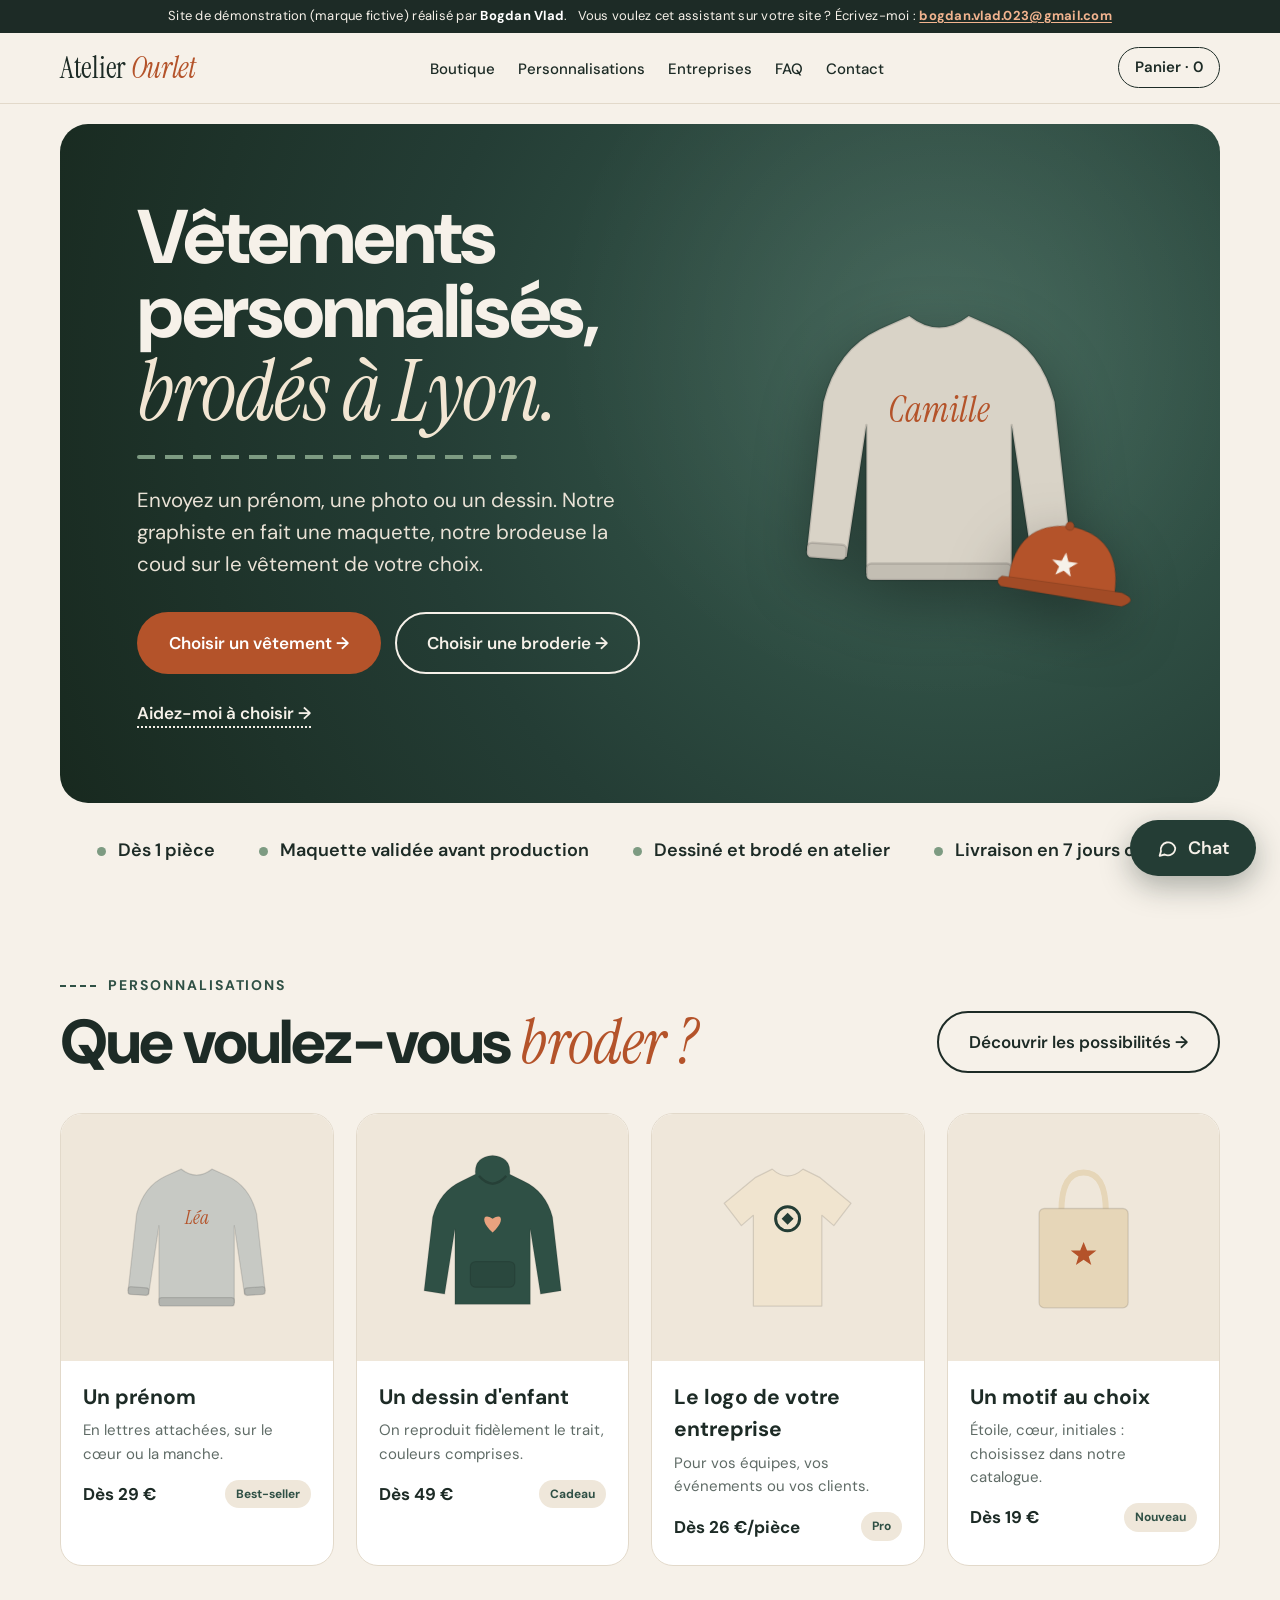
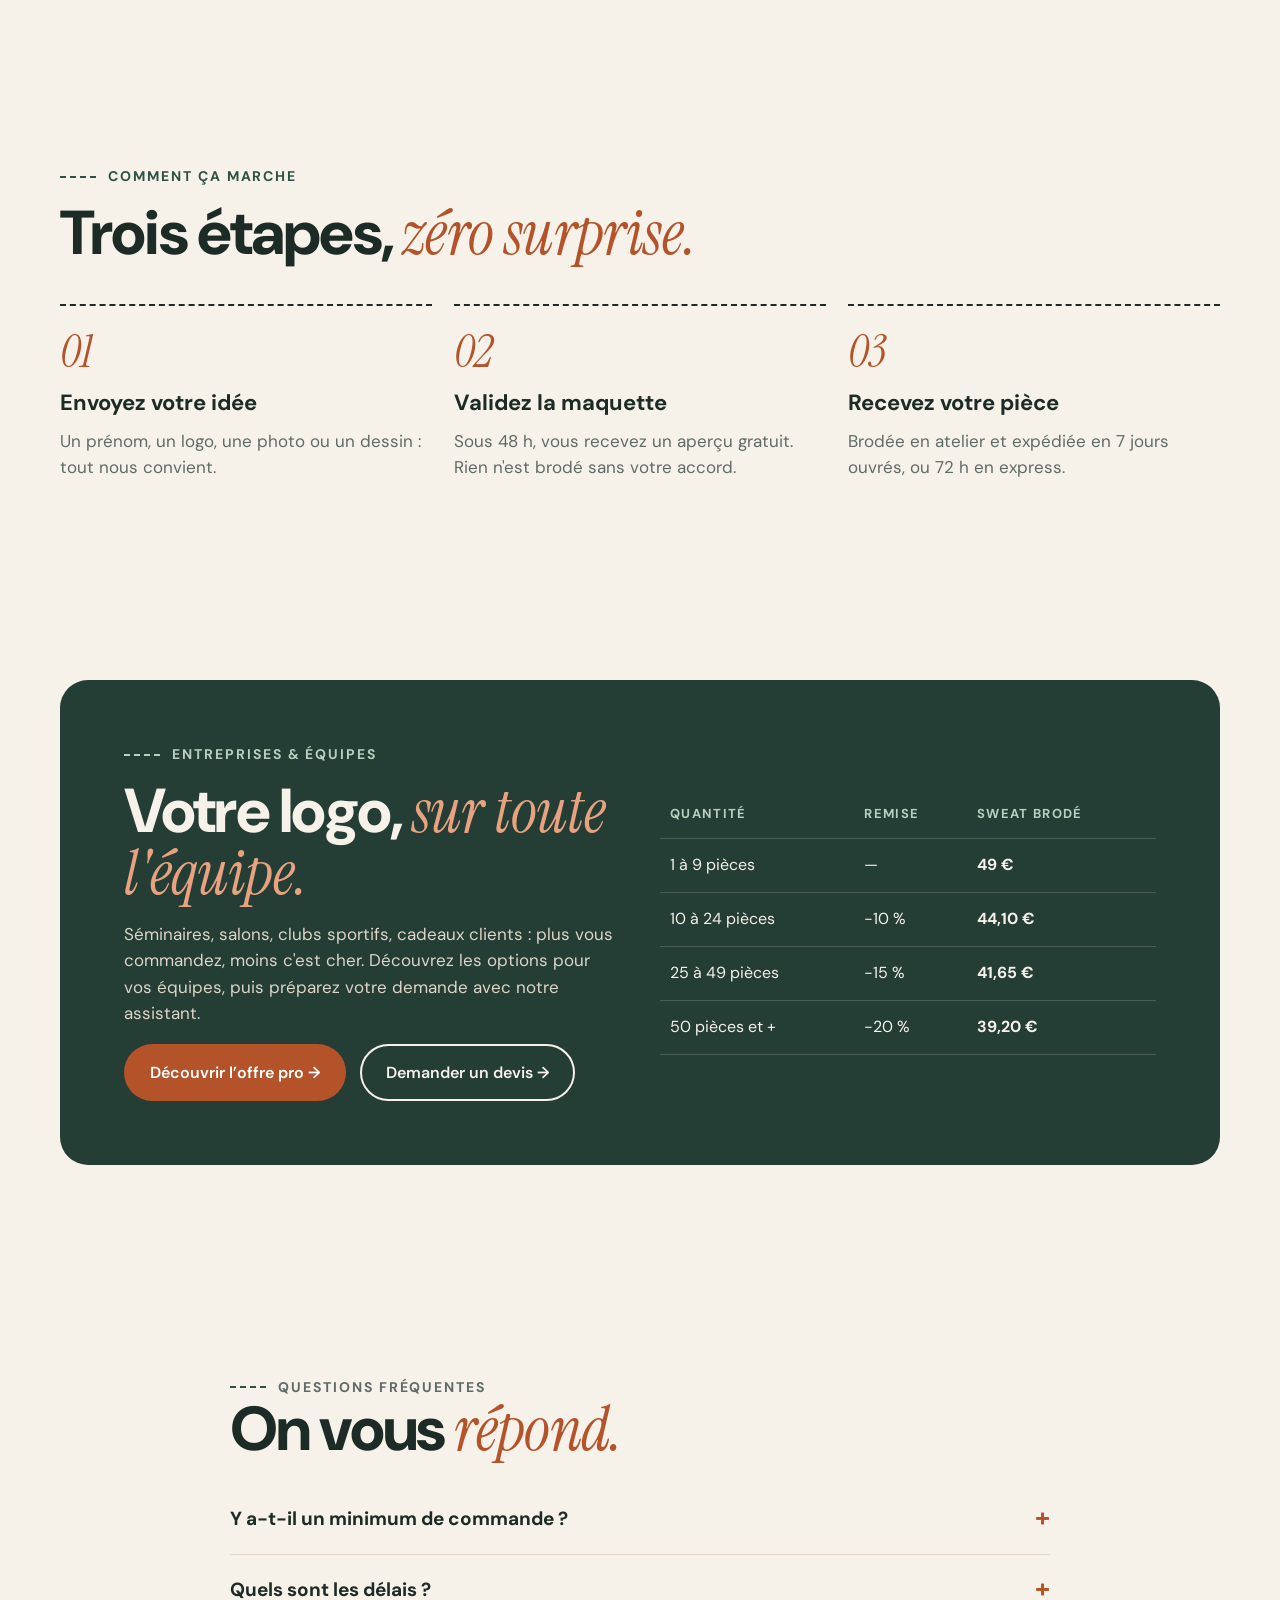
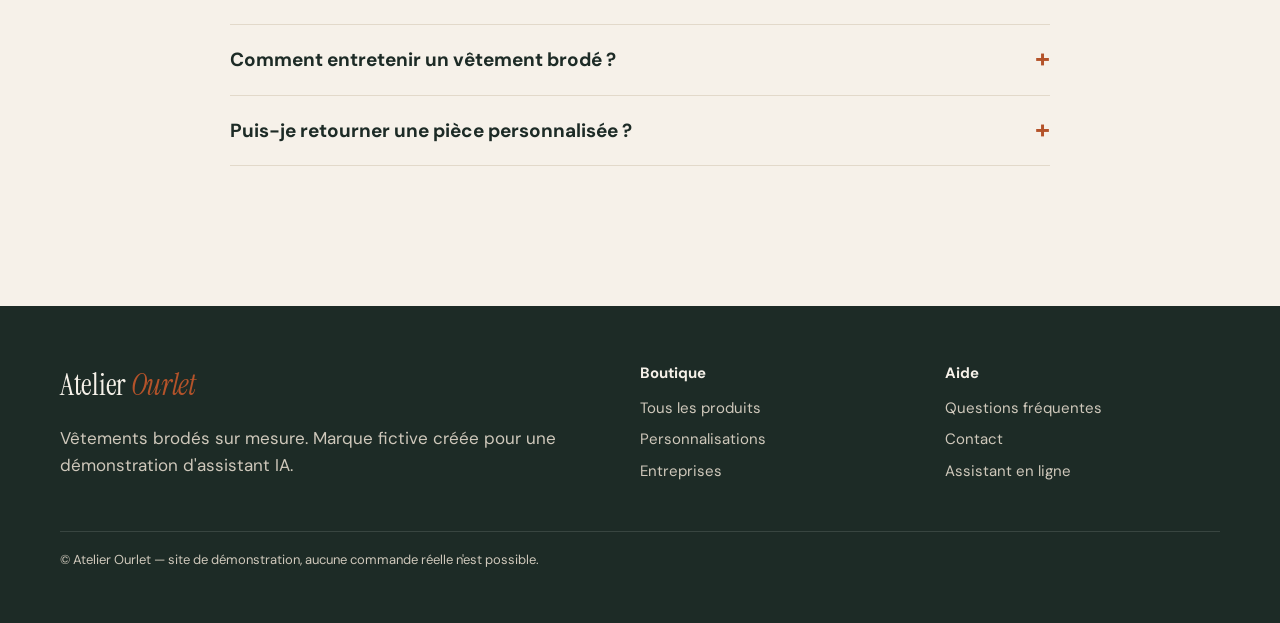
<file: index.html>
<!doctype html>
<html lang="fr">
<head>
  <meta charset="utf-8">
  <meta name="viewport" content="width=device-width, initial-scale=1, viewport-fit=cover">
  <title>Atelier Ourlet — Vêtements personnalisés brodés (démo)</title>
  <meta name="description" content="Site de démonstration d'une marque fictive de vêtements brodés, avec un assistant IA.">
  <link rel="preconnect" href="https://fonts.googleapis.com">
  <link rel="preconnect" href="https://fonts.gstatic.com" crossorigin>
  <link href="https://fonts.googleapis.com/css2?family=DM+Sans:wght@400;500;600;700;800&family=Instrument+Serif:ital@0;1&display=swap" rel="stylesheet">
  <link rel="stylesheet" href="style.css?v=contact-20261122">
  <link rel="stylesheet" href="chat-widget.css?v=noglass-20261126">
  <link rel="stylesheet" href="animations.css?v=btn-20261122">
</head>
<body>
  <div class="demo-bar"><span>Site de démonstration (marque fictive) réalisé par <strong>Bogdan Vlad</strong>.</span> <span>Vous voulez cet assistant sur votre site ? Écrivez-moi : <a href="mailto:bogdan.vlad.023@gmail.com?subject=Assistant%20IA%20pour%20mon%20site">bogdan.vlad.023@gmail.com</a></span></div>

  <nav class="nav">
    <div class="wrap">
      <a class="logo" href="index.html">Atelier <em>Ourlet</em></a>
      <ul>
        <li><a href="boutique.html">Boutique</a></li>
        <li><a href="personnalisations.html">Personnalisations</a></li>
        <li><a href="entreprises.html">Entreprises</a></li>
        <li><a href="faq.html">FAQ</a></li>
        <li><a href="contact.html">Contact</a></li>
      </ul>
      <a class="cart" href="boutique.html">Panier · 0</a>
    </div>
  </nav>

  <main>
    <div class="wrap hero">
      <div class="hero-card">
        <div>
          <h1>Vêtements personnalisés, <em>brodés à Lyon.</em></h1>
          <div class="stitch" aria-hidden="true"></div>
          <p>Envoyez un prénom, une photo ou un dessin. Notre graphiste en fait une maquette, notre brodeuse la coud sur le vêtement de votre choix.</p>
          <div class="actions">
            <a class="btn btn-terra" href="boutique.html">Choisir un vêtement →</a>
            <a class="btn btn-ghost" href="personnalisations.html">Choisir une broderie →</a>
          </div>
          <a class="link-dash" href="#" data-open-chat>Aidez-moi à choisir →</a>
        </div>
        <div class="hero-art" aria-hidden="true">
          <div class="g g1" data-type="sweat" data-color="#d9d3c7" data-motif="Camille" data-thread="#b4532a"></div>
          <div class="g g2" data-type="cap" data-color="#b4532a" data-motif="★" data-thread="#f6f1e9"></div>
        </div>
      </div>
      <div class="trust">
        <span>Dès 1 pièce</span>
        <span>Maquette validée avant production</span>
        <span>Dessiné et brodé en atelier</span>
        <span>Livraison en 7 jours ouvrés</span>
      </div>
    </div>

    <section id="personnalisations">
      <div class="wrap">
        <div class="section-head">
          <div>
            <p class="eyebrow">Personnalisations</p>
            <h2>Que voulez-vous <em>broder ?</em></h2>
          </div>
          <a class="btn btn-ghost" href="boutique.html">Découvrir les possibilités →</a>
        </div>
        <div class="grid">
          <article class="card">
            <div class="art"><div class="g" data-type="sweat" data-color="#c7c9c4" data-motif="Léa"></div></div>
            <div class="body"><h3>Un prénom</h3><p>En lettres attachées, sur le cœur ou la manche.</p><div class="price"><span>Dès 29 €</span><span class="tag">Best-seller</span></div></div>
          </article>
          <article class="card">
            <div class="art"><div class="g" data-type="hoodie" data-color="#2f5045" data-motif="♥" data-thread="#e9a27f"></div></div>
            <div class="body"><h3>Un dessin d'enfant</h3><p>On reproduit fidèlement le trait, couleurs comprises.</p><div class="price"><span>Dès 49 €</span><span class="tag">Cadeau</span></div></div>
          </article>
          <article class="card">
            <div class="art"><div class="g" data-type="tshirt" data-color="#f0e4cf" data-motif="logo" data-thread="#243d35"></div></div>
            <div class="body"><h3>Le logo de votre entreprise</h3><p>Pour vos équipes, vos événements ou vos clients.</p><div class="price"><span>Dès 26 €/pièce</span><span class="tag">Pro</span></div></div>
          </article>
          <article class="card">
            <div class="art"><div class="g" data-type="tote" data-color="#e6d6b8" data-motif="★" data-thread="#b4532a"></div></div>
            <div class="body"><h3>Un motif au choix</h3><p>Étoile, cœur, initiales : choisissez dans notre catalogue.</p><div class="price"><span>Dès 19 €</span><span class="tag">Nouveau</span></div></div>
          </article>
        </div>
      </div>
    </section>

    <section>
      <div class="wrap">
        <p class="eyebrow">Comment ça marche</p>
        <h2 style="margin-bottom:40px">Trois étapes, <em>zéro surprise.</em></h2>
        <div class="steps">
          <div class="step"><h3>Envoyez votre idée</h3><p>Un prénom, un logo, une photo ou un dessin : tout nous convient.</p></div>
          <div class="step"><h3>Validez la maquette</h3><p>Sous 48 h, vous recevez un aperçu gratuit. Rien n'est brodé sans votre accord.</p></div>
          <div class="step"><h3>Recevez votre pièce</h3><p>Brodée en atelier et expédiée en 7 jours ouvrés, ou 72 h en express.</p></div>
        </div>
      </div>
    </section>

    <section id="entreprises">
      <div class="wrap">
        <div class="pro">
          <div>
            <p class="eyebrow">Entreprises &amp; équipes</p>
            <h2>Votre logo, <em>sur toute l'équipe.</em></h2>
            <p>Séminaires, salons, clubs sportifs, cadeaux clients : plus vous commandez, moins c'est cher. Découvrez les options pour vos équipes, puis préparez votre demande avec notre assistant.</p>
            <div class="btn-row"><a class="btn btn-terra" href="entreprises.html">Découvrir l’offre pro →</a><button class="btn btn-ghost" type="button" data-open-chat>Demander un devis →</button></div>
          </div>
          <div class="table-wrap">
            <table class="tiers">
              <thead><tr><th>Quantité</th><th>Remise</th><th>Sweat brodé</th></tr></thead>
              <tbody>
                <tr><td>1 à 9 pièces</td><td>—</td><td>49 €</td></tr>
                <tr><td>10 à 24 pièces</td><td>−10 %</td><td>44,10 €</td></tr>
                <tr><td>25 à 49 pièces</td><td>−15 %</td><td>41,65 €</td></tr>
                <tr><td>50 pièces et +</td><td>−20 %</td><td>39,20 €</td></tr>
              </tbody>
            </table>
          </div>
        </div>
      </div>
    </section>

    <section>
      <div class="wrap faq">
        <p class="eyebrow">Questions fréquentes</p>
        <h2 style="margin-bottom:24px">On vous <em>répond.</em></h2>
        <details><summary>Y a-t-il un minimum de commande ?</summary><p>Non, on brode dès une seule pièce. Les remises commencent à 10 pièces.</p></details>
        <details><summary>Quels sont les délais ?</summary><p>7 jours ouvrés après validation de la maquette. L'option express (+15 €) livre en 72 h.</p></details>
        <details><summary>Comment entretenir un vêtement brodé ?</summary><p>Lavage à 30 °C, à l'envers, sans sèche-linge.</p></details>
        <details><summary>Puis-je retourner une pièce personnalisée ?</summary><p>Les pièces personnalisées ne sont pas reprises, sauf défaut de fabrication : on refait alors la pièce gratuitement.</p></details>
      </div>
    </section>
  </main>

  <footer>
    <div class="wrap">
      <div class="cols">
        <div>
          <a class="logo" href="index.html">Atelier <em>Ourlet</em></a>
          <p>Vêtements brodés sur mesure. Marque fictive créée pour une démonstration d'assistant IA.</p>
        </div>
        <div><h4>Boutique</h4><ul><li><a href="boutique.html">Tous les produits</a></li><li><a href="personnalisations.html">Personnalisations</a></li><li><a href="entreprises.html">Entreprises</a></li></ul></div>
        <div><h4>Aide</h4><ul><li><a href="faq.html">Questions fréquentes</a></li><li><a href="contact.html">Contact</a></li><li><a href="#" data-open-chat>Assistant en ligne</a></li></ul></div>
      </div>
      <p class="small">© Atelier Ourlet — site de démonstration, aucune commande réelle n'est possible.</p>
    </div>
  </footer>

  <script src="garments.js"></script>
  <script src="chat-widget.js?v=noglass-20261126"></script>
  <script src="site.js"></script>
</body>
</html>
</file>
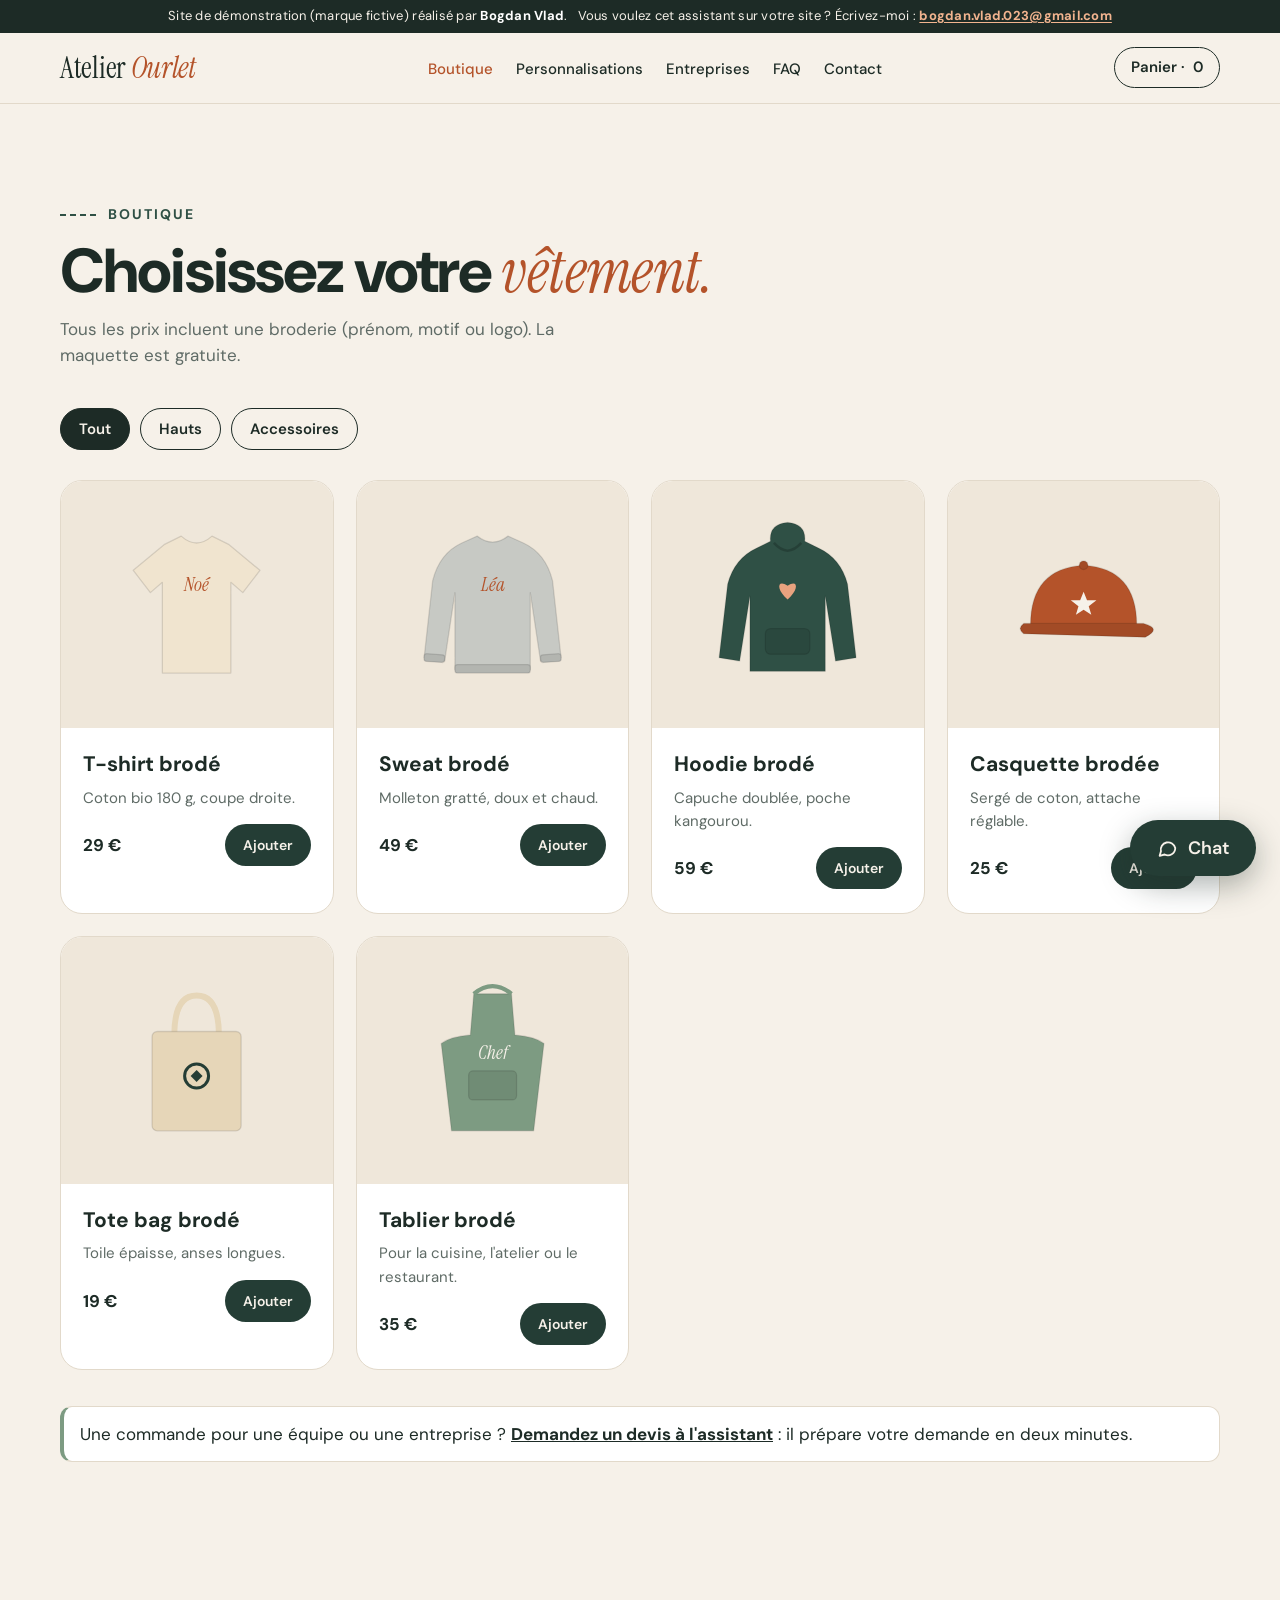
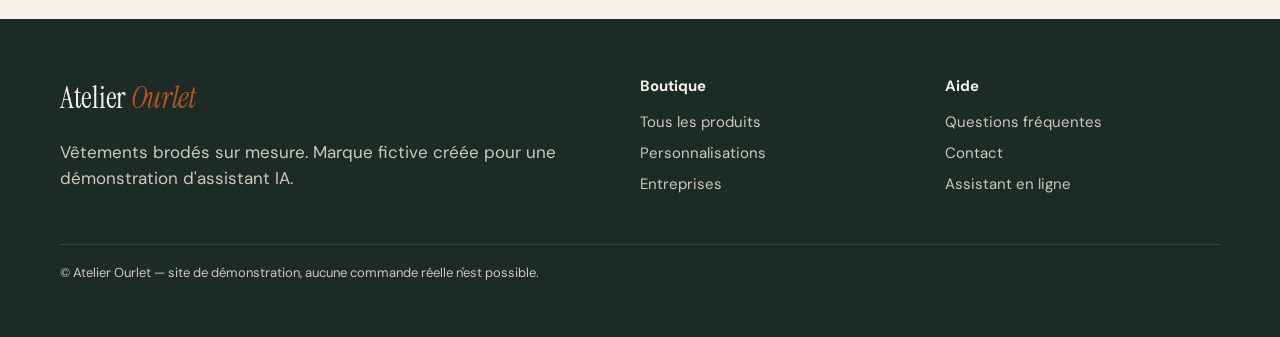
<file: boutique.html>
<!doctype html>
<html lang="fr">
<head>
  <meta charset="utf-8">
  <meta name="viewport" content="width=device-width, initial-scale=1, viewport-fit=cover">
  <title>Boutique — Atelier Ourlet (démo)</title>
  <link rel="preconnect" href="https://fonts.googleapis.com">
  <link rel="preconnect" href="https://fonts.gstatic.com" crossorigin>
  <link href="https://fonts.googleapis.com/css2?family=DM+Sans:wght@400;500;600;700;800&family=Instrument+Serif:ital@0;1&display=swap" rel="stylesheet">
  <link rel="stylesheet" href="style.css?v=contact-20261122">
  <link rel="stylesheet" href="chat-widget.css?v=noglass-20261126">
  <link rel="stylesheet" href="animations.css?v=btn-20261122">
</head>
<body>
  <div class="demo-bar"><span>Site de démonstration (marque fictive) réalisé par <strong>Bogdan Vlad</strong>.</span> <span>Vous voulez cet assistant sur votre site ? Écrivez-moi : <a href="mailto:bogdan.vlad.023@gmail.com?subject=Assistant%20IA%20pour%20mon%20site">bogdan.vlad.023@gmail.com</a></span></div>

  <nav class="nav">
    <div class="wrap">
      <a class="logo" href="index.html">Atelier <em>Ourlet</em></a>
      <ul>
        <li><a href="boutique.html" aria-current="page">Boutique</a></li>
        <li><a href="personnalisations.html">Personnalisations</a></li>
        <li><a href="entreprises.html">Entreprises</a></li>
        <li><a href="faq.html">FAQ</a></li>
        <li><a href="contact.html">Contact</a></li>
      </ul>
      <a class="cart" href="boutique.html">Panier · <span id="cart-count">0</span></a>
    </div>
  </nav>

  <main>
    <section>
      <div class="wrap">
        <div class="section-head">
          <div>
            <p class="eyebrow">Boutique</p>
            <h2>Choisissez votre <em>vêtement.</em></h2>
            <p class="lead">Tous les prix incluent une broderie (prénom, motif ou logo). La maquette est gratuite.</p>
          </div>
        </div>

        <div class="filters" role="group" aria-label="Filtrer les produits">
          <button type="button" aria-pressed="true" data-filter="all">Tout</button>
          <button type="button" aria-pressed="false" data-filter="haut">Hauts</button>
          <button type="button" aria-pressed="false" data-filter="accessoire">Accessoires</button>
        </div>

        <div class="grid" id="products">
          <article class="card" data-cat="haut">
            <div class="art"><div class="g" data-type="tshirt" data-color="#f0e4cf" data-motif="Noé"></div></div>
            <div class="body"><h3>T-shirt brodé</h3><p>Coton bio 180 g, coupe droite.</p><div class="price"><span>29 €</span><button class="btn btn-dark add" style="padding:10px 16px;font-size:14px" type="button">Ajouter</button></div></div>
          </article>
          <article class="card" data-cat="haut">
            <div class="art"><div class="g" data-type="sweat" data-color="#c7c9c4" data-motif="Léa"></div></div>
            <div class="body"><h3>Sweat brodé</h3><p>Molleton gratté, doux et chaud.</p><div class="price"><span>49 €</span><button class="btn btn-dark add" style="padding:10px 16px;font-size:14px" type="button">Ajouter</button></div></div>
          </article>
          <article class="card" data-cat="haut">
            <div class="art"><div class="g" data-type="hoodie" data-color="#2f5045" data-motif="♥" data-thread="#e9a27f"></div></div>
            <div class="body"><h3>Hoodie brodé</h3><p>Capuche doublée, poche kangourou.</p><div class="price"><span>59 €</span><button class="btn btn-dark add" style="padding:10px 16px;font-size:14px" type="button">Ajouter</button></div></div>
          </article>
          <article class="card" data-cat="accessoire">
            <div class="art"><div class="g" data-type="cap" data-color="#b4532a" data-motif="★" data-thread="#f6f1e9"></div></div>
            <div class="body"><h3>Casquette brodée</h3><p>Sergé de coton, attache réglable.</p><div class="price"><span>25 €</span><button class="btn btn-dark add" style="padding:10px 16px;font-size:14px" type="button">Ajouter</button></div></div>
          </article>
          <article class="card" data-cat="accessoire">
            <div class="art"><div class="g" data-type="tote" data-color="#e6d6b8" data-motif="logo" data-thread="#243d35"></div></div>
            <div class="body"><h3>Tote bag brodé</h3><p>Toile épaisse, anses longues.</p><div class="price"><span>19 €</span><button class="btn btn-dark add" style="padding:10px 16px;font-size:14px" type="button">Ajouter</button></div></div>
          </article>
          <article class="card" data-cat="accessoire">
            <div class="art"><div class="g" data-type="apron" data-color="#7d9b82" data-motif="Chef" data-thread="#f6f1e9"></div></div>
            <div class="body"><h3>Tablier brodé</h3><p>Pour la cuisine, l'atelier ou le restaurant.</p><div class="price"><span>35 €</span><button class="btn btn-dark add" style="padding:10px 16px;font-size:14px" type="button">Ajouter</button></div></div>
          </article>
        </div>

        <p class="notice" style="margin-top:36px">Une commande pour une équipe ou une entreprise ? <a href="#" data-open-chat><strong>Demandez un devis à l'assistant</strong></a> : il prépare votre demande en deux minutes.</p>
      </div>
    </section>
  </main>

  <footer>
    <div class="wrap">
      <div class="cols">
        <div>
          <a class="logo" href="index.html">Atelier <em>Ourlet</em></a>
          <p>Vêtements brodés sur mesure. Marque fictive créée pour une démonstration d'assistant IA.</p>
        </div>
        <div><h4>Boutique</h4><ul><li><a href="boutique.html">Tous les produits</a></li><li><a href="personnalisations.html">Personnalisations</a></li><li><a href="entreprises.html">Entreprises</a></li></ul></div>
        <div><h4>Aide</h4><ul><li><a href="faq.html">Questions fréquentes</a></li><li><a href="contact.html">Contact</a></li><li><a href="#" data-open-chat>Assistant en ligne</a></li></ul></div>
      </div>
      <p class="small">© Atelier Ourlet — site de démonstration, aucune commande réelle n'est possible.</p>
    </div>
  </footer>

  <script src="garments.js"></script>
  <script src="chat-widget.js?v=noglass-20261126"></script>
  <script src="site.js"></script>
  <script>
    // Filtres
    const buttons = document.querySelectorAll('.filters button');
    buttons.forEach(b => b.addEventListener('click', () => {
      buttons.forEach(x => x.setAttribute('aria-pressed', String(x === b)));
      document.querySelectorAll('#products .card').forEach(c => {
        c.hidden = b.dataset.filter !== 'all' && c.dataset.cat !== b.dataset.filter;
      });
    }));
    // Panier (démo)
    let count = 0;
    document.querySelectorAll('.add').forEach(btn => btn.addEventListener('click', () => {
      count++;
      document.getElementById('cart-count').textContent = count;
      btn.textContent = 'Ajouté ✓';
      setTimeout(() => (btn.textContent = 'Ajouter'), 1200);
    }));
  </script>
</body>
</html>
</file>
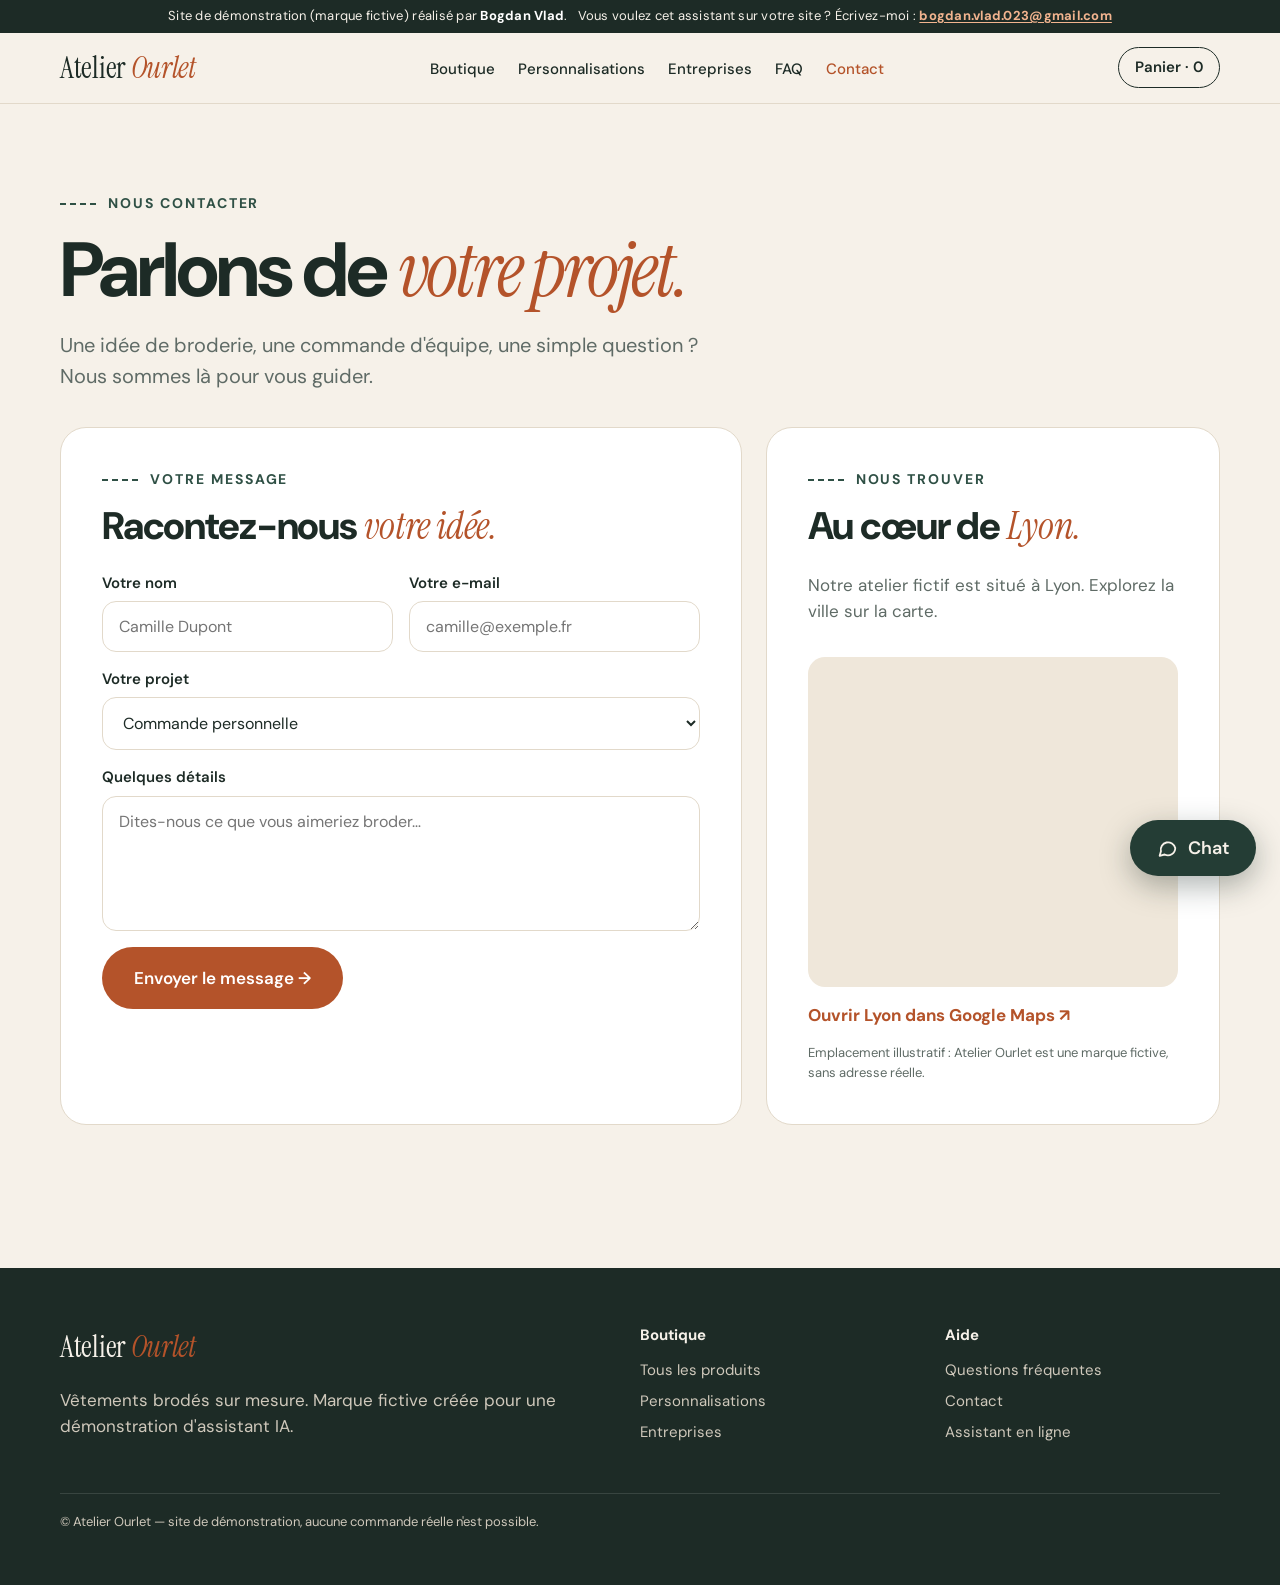
<file: contact.html>
<!doctype html>
<html lang="fr">
<head>
  <meta charset="utf-8">
  <meta name="viewport" content="width=device-width, initial-scale=1, viewport-fit=cover">
  <title>Contact — Atelier Ourlet (démo)</title>
  <link rel="preconnect" href="https://fonts.googleapis.com">
  <link rel="preconnect" href="https://fonts.gstatic.com" crossorigin>
  <link href="https://fonts.googleapis.com/css2?family=DM+Sans:wght@400;500;600;700;800&family=Instrument+Serif:ital@0;1&display=swap" rel="stylesheet">
  <link rel="stylesheet" href="style.css?v=contact-20261122">
  <link rel="stylesheet" href="chat-widget.css?v=noglass-20261126">
  <link rel="stylesheet" href="animations.css?v=btn-20261122">
</head>
<body>
  <div class="demo-bar"><span>Site de démonstration (marque fictive) réalisé par <strong>Bogdan Vlad</strong>.</span> <span>Vous voulez cet assistant sur votre site ? Écrivez-moi : <a href="mailto:bogdan.vlad.023@gmail.com?subject=Assistant%20IA%20pour%20mon%20site">bogdan.vlad.023@gmail.com</a></span></div>

  <nav class="nav">
    <div class="wrap">
      <a class="logo" href="index.html">Atelier <em>Ourlet</em></a>
      <ul>
        <li><a href="boutique.html">Boutique</a></li>
        <li><a href="personnalisations.html">Personnalisations</a></li>
        <li><a href="entreprises.html">Entreprises</a></li>
        <li><a href="faq.html">FAQ</a></li>
        <li><a href="contact.html" aria-current="page">Contact</a></li>
      </ul>
      <a class="cart" href="boutique.html">Panier · 0</a>
    </div>
  </nav>

  <main class="contact-page">
    <section class="contact-section">
      <div class="wrap">
        <div class="contact-intro">
          <p class="eyebrow">Nous contacter</p>
          <h1>Parlons de <em>votre projet.</em></h1>
          <p class="lead">Une idée de broderie, une commande d'équipe, une simple question ? Nous sommes là pour vous guider.</p>
        </div>
        <div class="contact-layout">
          <div class="contact-card" data-reveal>
            <p class="eyebrow">Votre message</p>
            <h2>Racontez-nous <em>votre idée.</em></h2>
            <form class="form" id="contact-form">
              <div class="row">
                <label>Votre nom<input name="nom" autocomplete="name" placeholder="Camille Dupont" required></label>
                <label>Votre e-mail<input name="email" type="email" autocomplete="email" placeholder="camille@exemple.fr" required></label>
              </div>
              <label>Votre projet
                <select name="sujet">
                  <option>Commande personnelle</option>
                  <option>Commande pour une équipe / entreprise</option>
                  <option>Question sur une commande</option>
                  <option>Autre</option>
                </select>
              </label>
              <label>Quelques détails<textarea name="message" rows="5" placeholder="Dites-nous ce que vous aimeriez broder…" required></textarea></label>
              <button class="btn btn-terra" type="submit">Envoyer le message →</button>
              <p class="notice" id="contact-ok" role="status" hidden>Merci ! Ceci est une démonstration : votre message n'a pas été envoyé.</p>
            </form>
          </div>
          <aside class="contact-map-card" data-reveal>
            <div class="contact-map-header">
              <p class="eyebrow">Nous trouver</p>
              <h2>Au cœur de <em>Lyon.</em></h2>
              <p>Notre atelier fictif est situé à Lyon. Explorez la ville sur la carte.</p>
            </div>
            <iframe
              class="contact-map-frame"
              src="https://www.google.com/maps?q=Lyon%2C%20France&z=12&output=embed"
              title="Carte de Lyon, France"
              loading="lazy"
              referrerpolicy="no-referrer-when-downgrade"
              allowfullscreen></iframe>
            <a class="map-link" href="https://www.google.com/maps/search/?api=1&query=Lyon%2C%20France" target="_blank" rel="noopener noreferrer">Ouvrir Lyon dans Google Maps ↗</a>
            <p class="map-disclaimer">Emplacement illustratif : Atelier Ourlet est une marque fictive, sans adresse réelle.</p>
          </aside>
        </div>
      </div>
    </section>
  </main>

  <footer>
    <div class="wrap">
      <div class="cols">
        <div>
          <a class="logo" href="index.html">Atelier <em>Ourlet</em></a>
          <p>Vêtements brodés sur mesure. Marque fictive créée pour une démonstration d'assistant IA.</p>
        </div>
        <div><h4>Boutique</h4><ul><li><a href="boutique.html">Tous les produits</a></li><li><a href="personnalisations.html">Personnalisations</a></li><li><a href="entreprises.html">Entreprises</a></li></ul></div>
        <div><h4>Aide</h4><ul><li><a href="faq.html">Questions fréquentes</a></li><li><a href="contact.html">Contact</a></li><li><a href="#" data-open-chat>Assistant en ligne</a></li></ul></div>
      </div>
      <p class="small">© Atelier Ourlet — site de démonstration, aucune commande réelle n'est possible.</p>
    </div>
  </footer>

  <script src="garments.js"></script>
  <script src="chat-widget.js?v=noglass-20261126"></script>
  <script src="site.js"></script>
  <script>
    document.getElementById('contact-form').addEventListener('submit', e => {
      e.preventDefault();
      e.target.reset();
      document.getElementById('contact-ok').hidden = false;
    });
  </script>
</body>
</html>
</file>
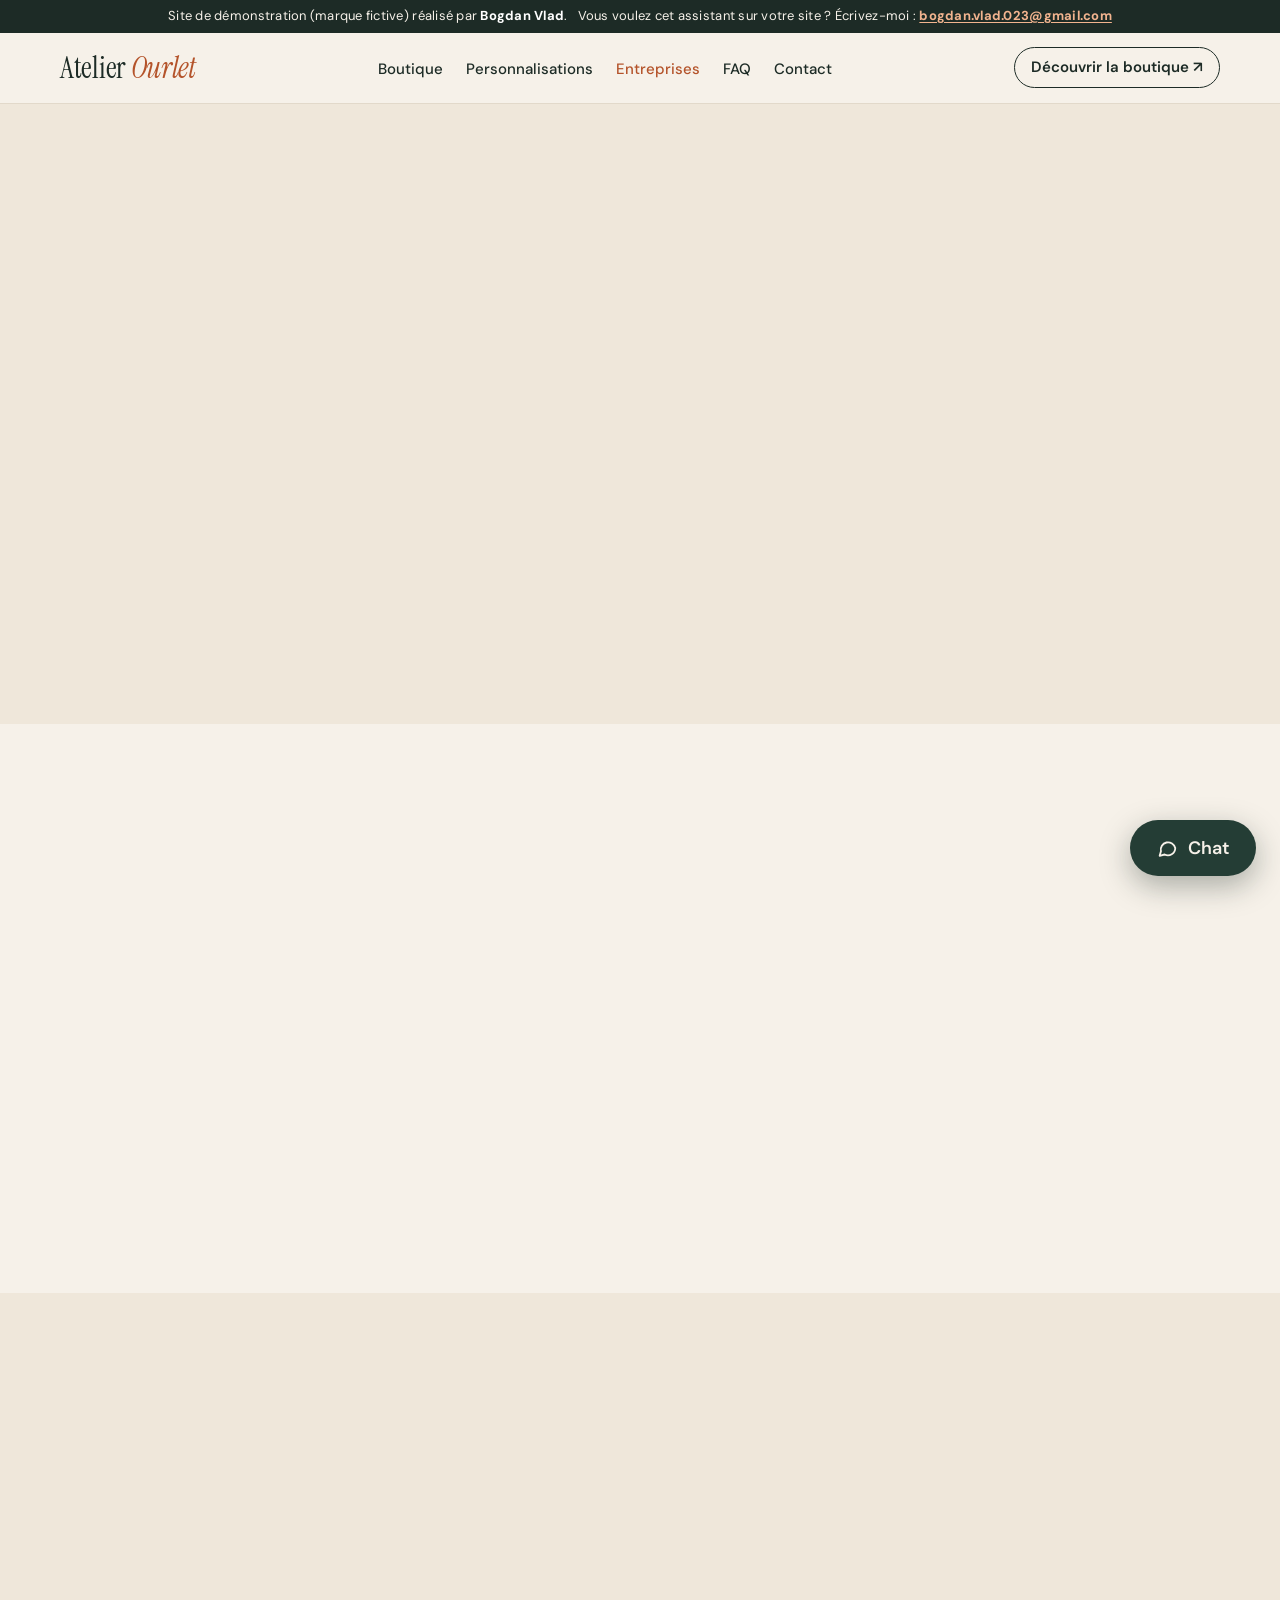
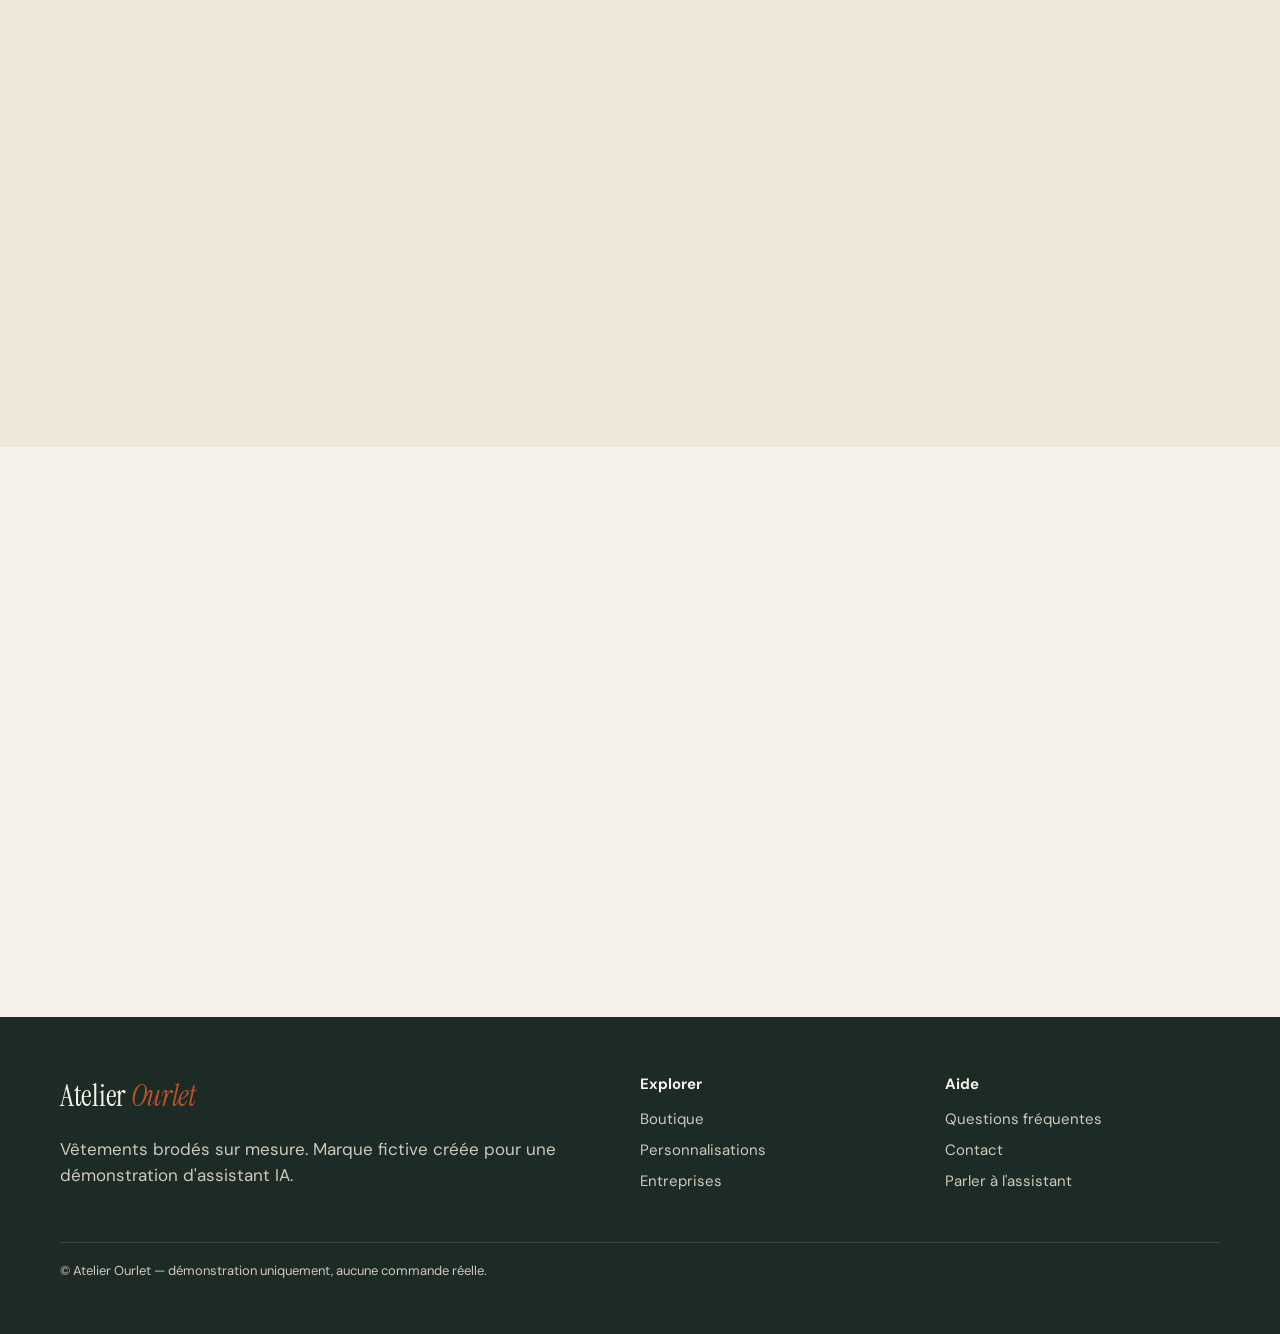
<file: entreprises.html>
<!doctype html>
<html lang="fr"><head><meta charset="utf-8"><meta name="viewport" content="width=device-width, initial-scale=1"><meta name="theme-color" content="#243d35"><title>Entreprises — Atelier Ourlet (démo)</title><meta name="description" content="Broderies et cadeaux personnalisés pour équipes et entreprises."><link rel="preconnect" href="https://fonts.googleapis.com"><link rel="preconnect" href="https://fonts.gstatic.com" crossorigin><link href="https://fonts.googleapis.com/css2?family=DM+Sans:wght@400;500;600;700;800&family=Instrument+Serif:ital@0;1&display=swap" rel="stylesheet"><link rel="stylesheet" href="style.css?v=contact-20261122"><link rel="stylesheet" href="chat-widget.css?v=noglass-20261126"><link rel="stylesheet" href="animations.css?v=btn-20261122"></head>
<body><div class="demo-bar"><span>Site de démonstration (marque fictive) réalisé par <strong>Bogdan Vlad</strong>.</span> <span>Vous voulez cet assistant sur votre site ? Écrivez-moi : <a href="mailto:bogdan.vlad.023@gmail.com?subject=Assistant%20IA%20pour%20mon%20site">bogdan.vlad.023@gmail.com</a></span></div><nav class="nav"><div class="wrap"><a class="logo" href="index.html">Atelier <em>Ourlet</em></a><ul><li><a href="boutique.html">Boutique</a></li><li><a href="personnalisations.html">Personnalisations</a></li><li><a href="entreprises.html" aria-current="page">Entreprises</a></li><li><a href="faq.html">FAQ</a></li><li><a href="contact.html">Contact</a></li></ul><a class="cart" href="boutique.html">Découvrir la boutique ↗</a></div></nav><main>
<section class="inner-hero"><div class="wrap inner-hero-grid"><div data-reveal><p class="eyebrow">Professionnels & associations</p><h1>Votre identité,<br><em>sur chaque pièce.</em></h1><p class="lead">Vêtements d'équipe, cadeaux clients, événements ou clubs : donnez vie à votre projet en broderie.</p><button class="btn btn-terra" data-open-chat>Préparer mon devis →</button></div><div class="feature-art" data-reveal><div class="g" data-type="tshirt" data-color="#f0e4cf" data-motif="logo" data-thread="#243d35"></div></div></div></section>
<section><div class="wrap"><p class="eyebrow" data-reveal>Pour chaque occasion</p><h2 data-reveal>Une équipe qui <em>se reconnaît.</em></h2><div class="value-grid"><article data-reveal><span>01 /</span><h3>Équipes & collaborateurs</h3><p>Des vêtements cohérents aux couleurs de votre activité.</p></article><article data-reveal><span>02 /</span><h3>Clubs & associations</h3><p>Une identité commune à porter au quotidien.</p></article><article data-reveal><span>03 /</span><h3>Événements & cadeaux</h3><p>Une attention utile, personnalisée et mémorable.</p></article></div></div></section>
<section class="soft-section"><div class="wrap"><div class="section-head" data-reveal><div><p class="eyebrow">Tarifs indicatifs de la démo</p><h2>Plus vous êtes,<br><em>plus c'est avantageux.</em></h2></div><p class="lead">Exemple de tarifs pour un sweat brodé. Un devis final dépendrait de votre projet.</p></div><div class="table-wrap price-surface" data-reveal><table class="tiers"><thead><tr><th>Quantité</th><th>Remise</th><th>Sweat brodé</th></tr></thead><tbody><tr><td>1 à 9 pièces</td><td>—</td><td>49 €</td></tr><tr><td>10 à 24 pièces</td><td>−10 %</td><td>44,10 €</td></tr><tr><td>25 à 49 pièces</td><td>−15 %</td><td>41,65 €</td></tr><tr><td>50 pièces et +</td><td>−20 %</td><td>39,20 €</td></tr></tbody></table></div></div></section>
<section><div class="wrap split-feature"><div data-reveal><p class="eyebrow">Votre demande en quelques minutes</p><h2>Un projet ?<br><em>Parlons-en.</em></h2><p class="lead">L'assistant de démonstration peut vous aider à préciser les quantités, le support, le motif et vos délais.</p><button class="btn btn-terra" data-open-chat>Demander un devis →</button></div><div class="step-stack" data-reveal><div><strong>01</strong><span>Choisissez vos supports</span></div><div><strong>02</strong><span>Indiquez le nombre de pièces</span></div><div><strong>03</strong><span>Précisez votre logo et vos délais</span></div></div></div></section></main><footer><div class="wrap"><div class="cols"><div><a class="logo" href="index.html">Atelier <em>Ourlet</em></a><p>Vêtements brodés sur mesure. Marque fictive créée pour une démonstration d'assistant IA.</p></div><div><h4>Explorer</h4><ul><li><a href="boutique.html">Boutique</a></li><li><a href="personnalisations.html">Personnalisations</a></li><li><a href="entreprises.html">Entreprises</a></li></ul></div><div><h4>Aide</h4><ul><li><a href="faq.html">Questions fréquentes</a></li><li><a href="contact.html">Contact</a></li><li><a href="#" data-open-chat>Parler à l'assistant</a></li></ul></div></div><p class="small">© Atelier Ourlet — démonstration uniquement, aucune commande réelle.</p></div></footer><script src="garments.js"></script><script src="chat-widget.js?v=noglass-20261126"></script>
</file>
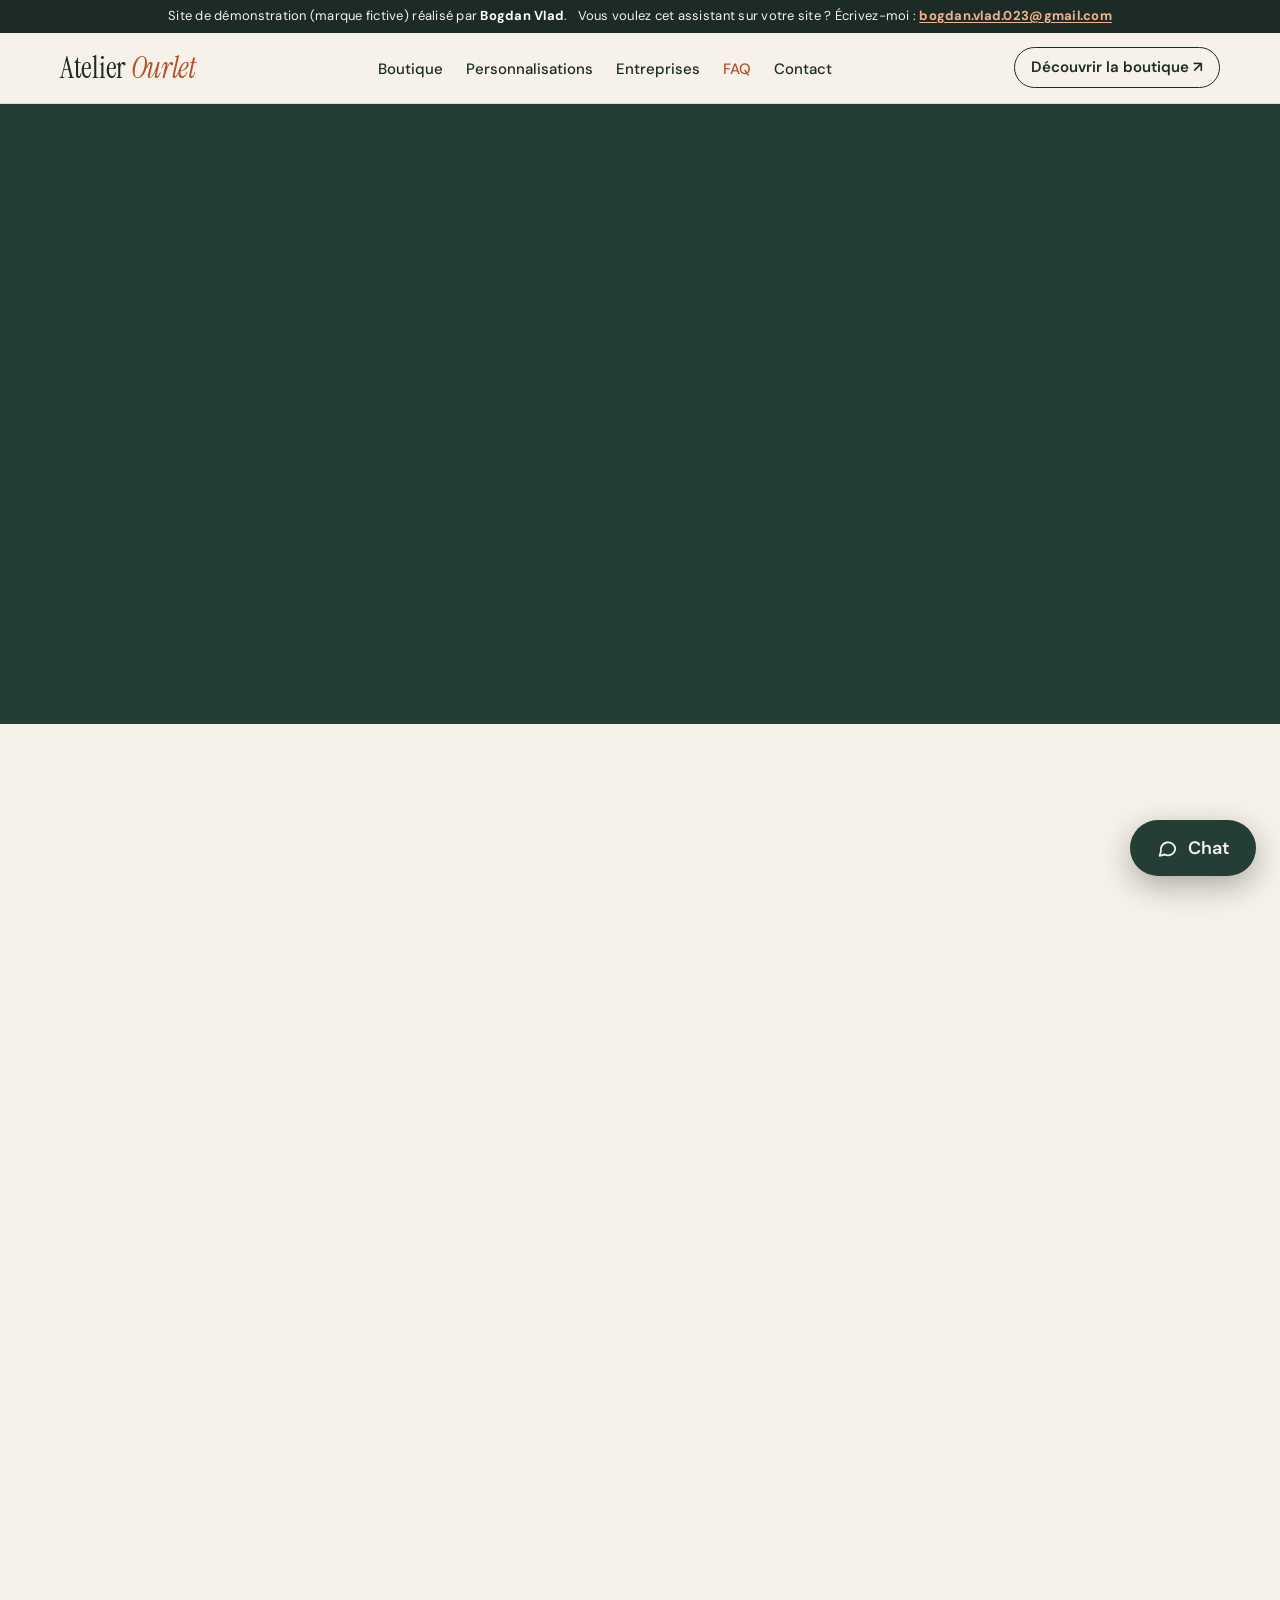
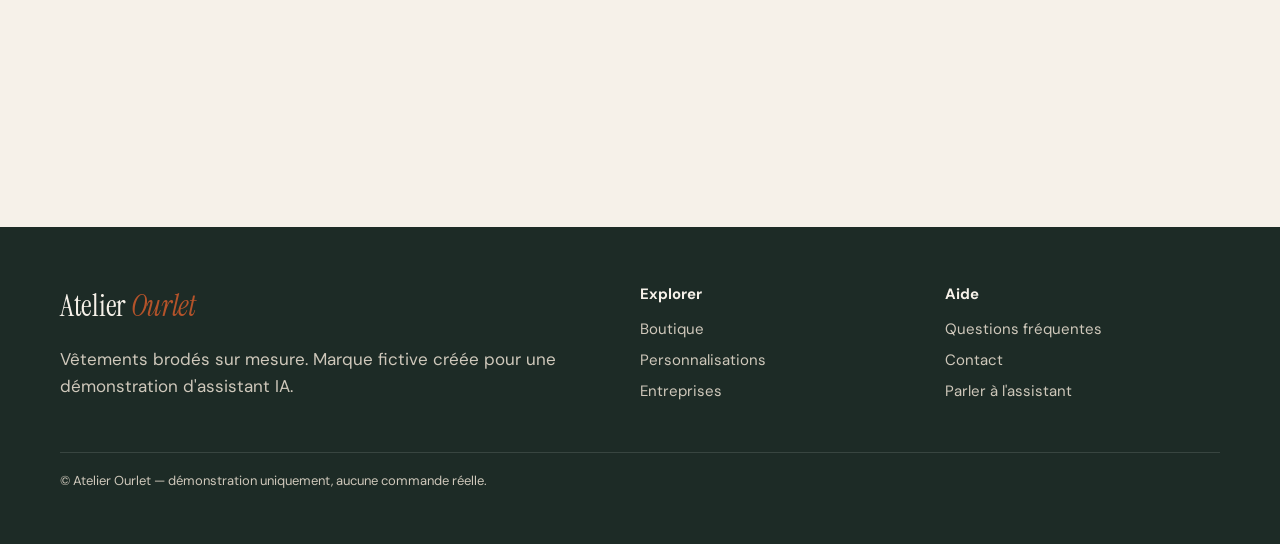
<file: faq.html>
<!doctype html>
<html lang="fr"><head><meta charset="utf-8"><meta name="viewport" content="width=device-width, initial-scale=1"><meta name="theme-color" content="#243d35"><title>FAQ — Atelier Ourlet (démo)</title><meta name="description" content="Questions et réponses sur les broderies Atelier Ourlet."><link rel="preconnect" href="https://fonts.googleapis.com"><link rel="preconnect" href="https://fonts.gstatic.com" crossorigin><link href="https://fonts.googleapis.com/css2?family=DM+Sans:wght@400;500;600;700;800&family=Instrument+Serif:ital@0;1&display=swap" rel="stylesheet"><link rel="stylesheet" href="style.css?v=contact-20261122"><link rel="stylesheet" href="chat-widget.css?v=noglass-20261126"><link rel="stylesheet" href="animations.css?v=btn-20261122"></head>
<body><div class="demo-bar"><span>Site de démonstration (marque fictive) réalisé par <strong>Bogdan Vlad</strong>.</span> <span>Vous voulez cet assistant sur votre site ? Écrivez-moi : <a href="mailto:bogdan.vlad.023@gmail.com?subject=Assistant%20IA%20pour%20mon%20site">bogdan.vlad.023@gmail.com</a></span></div><nav class="nav"><div class="wrap"><a class="logo" href="index.html">Atelier <em>Ourlet</em></a><ul><li><a href="boutique.html">Boutique</a></li><li><a href="personnalisations.html">Personnalisations</a></li><li><a href="entreprises.html">Entreprises</a></li><li><a href="faq.html" aria-current="page">FAQ</a></li><li><a href="contact.html">Contact</a></li></ul><a class="cart" href="boutique.html">Découvrir la boutique ↗</a></div></nav><main>
<section class="inner-hero faq-hero"><div class="wrap" data-reveal><p class="eyebrow">Besoin d'un renseignement ?</p><h1>Les réponses<br><em>à vos questions.</em></h1><p class="lead">Retrouvez les questions les plus fréquentes ou échangez avec l'assistant de démonstration.</p><button class="btn btn-terra" data-open-chat>Demander à l'assistant →</button></div></section>
<section><div class="wrap faq"><p class="eyebrow" data-reveal>Commandes & personnalisation</p><h2 data-reveal>Tout savoir <em>avant de créer.</em></h2><div class="faq-list" data-reveal><details><summary>Peut-on commander une seule pièce ?</summary><p>Oui, cette boutique fictive présente des commandes à partir d'une pièce.</p></details><details><summary>Quels vêtements peut-on personnaliser ?</summary><p>Des t-shirts, sweats, hoodies, casquettes, tote bags et tabliers sont présentés dans la boutique démo.</p></details><details><summary>Puis-je fournir mon dessin ou mon logo ?</summary><p>Oui, la démo prévoit l'envoi d'une idée, d'un dessin ou d'un logo avant la maquette.</p></details><details><summary>Comment se passe la validation ?</summary><p>Une maquette est présentée avant le lancement fictif de la production.</p></details><details><summary>Quels sont les délais annoncés ?</summary><p>La démo indique 7 jours ouvrés après validation et une option express de 72 heures.</p></details><details><summary>Comment entretenir les vêtements brodés ?</summary><p>Lavage à 30 °C, à l'envers, sans sèche-linge.</p></details><details><summary>Les retours sont-ils possibles ?</summary><p>Les pièces personnalisées ne sont pas reprises, sauf défaut de fabrication dans le scénario de la démo.</p></details><details><summary>Peut-on demander un devis d'entreprise ?</summary><p>Oui, testez le parcours de qualification des besoins en cliquant sur le bouton ci-dessous.</p></details></div><div class="faq-bottom" data-reveal><h3>Une autre question ?</h3><p>Le chat reste accessible sur chaque page.</p><button class="btn btn-dark" data-open-chat>Ouvrir l'assistant →</button></div></div></section></main><footer><div class="wrap"><div class="cols"><div><a class="logo" href="index.html">Atelier <em>Ourlet</em></a><p>Vêtements brodés sur mesure. Marque fictive créée pour une démonstration d'assistant IA.</p></div><div><h4>Explorer</h4><ul><li><a href="boutique.html">Boutique</a></li><li><a href="personnalisations.html">Personnalisations</a></li><li><a href="entreprises.html">Entreprises</a></li></ul></div><div><h4>Aide</h4><ul><li><a href="faq.html">Questions fréquentes</a></li><li><a href="contact.html">Contact</a></li><li><a href="#" data-open-chat>Parler à l'assistant</a></li></ul></div></div><p class="small">© Atelier Ourlet — démonstration uniquement, aucune commande réelle.</p></div></footer><script src="garments.js"></script><script src="chat-widget.js?v=noglass-20261126"></script>
</file>
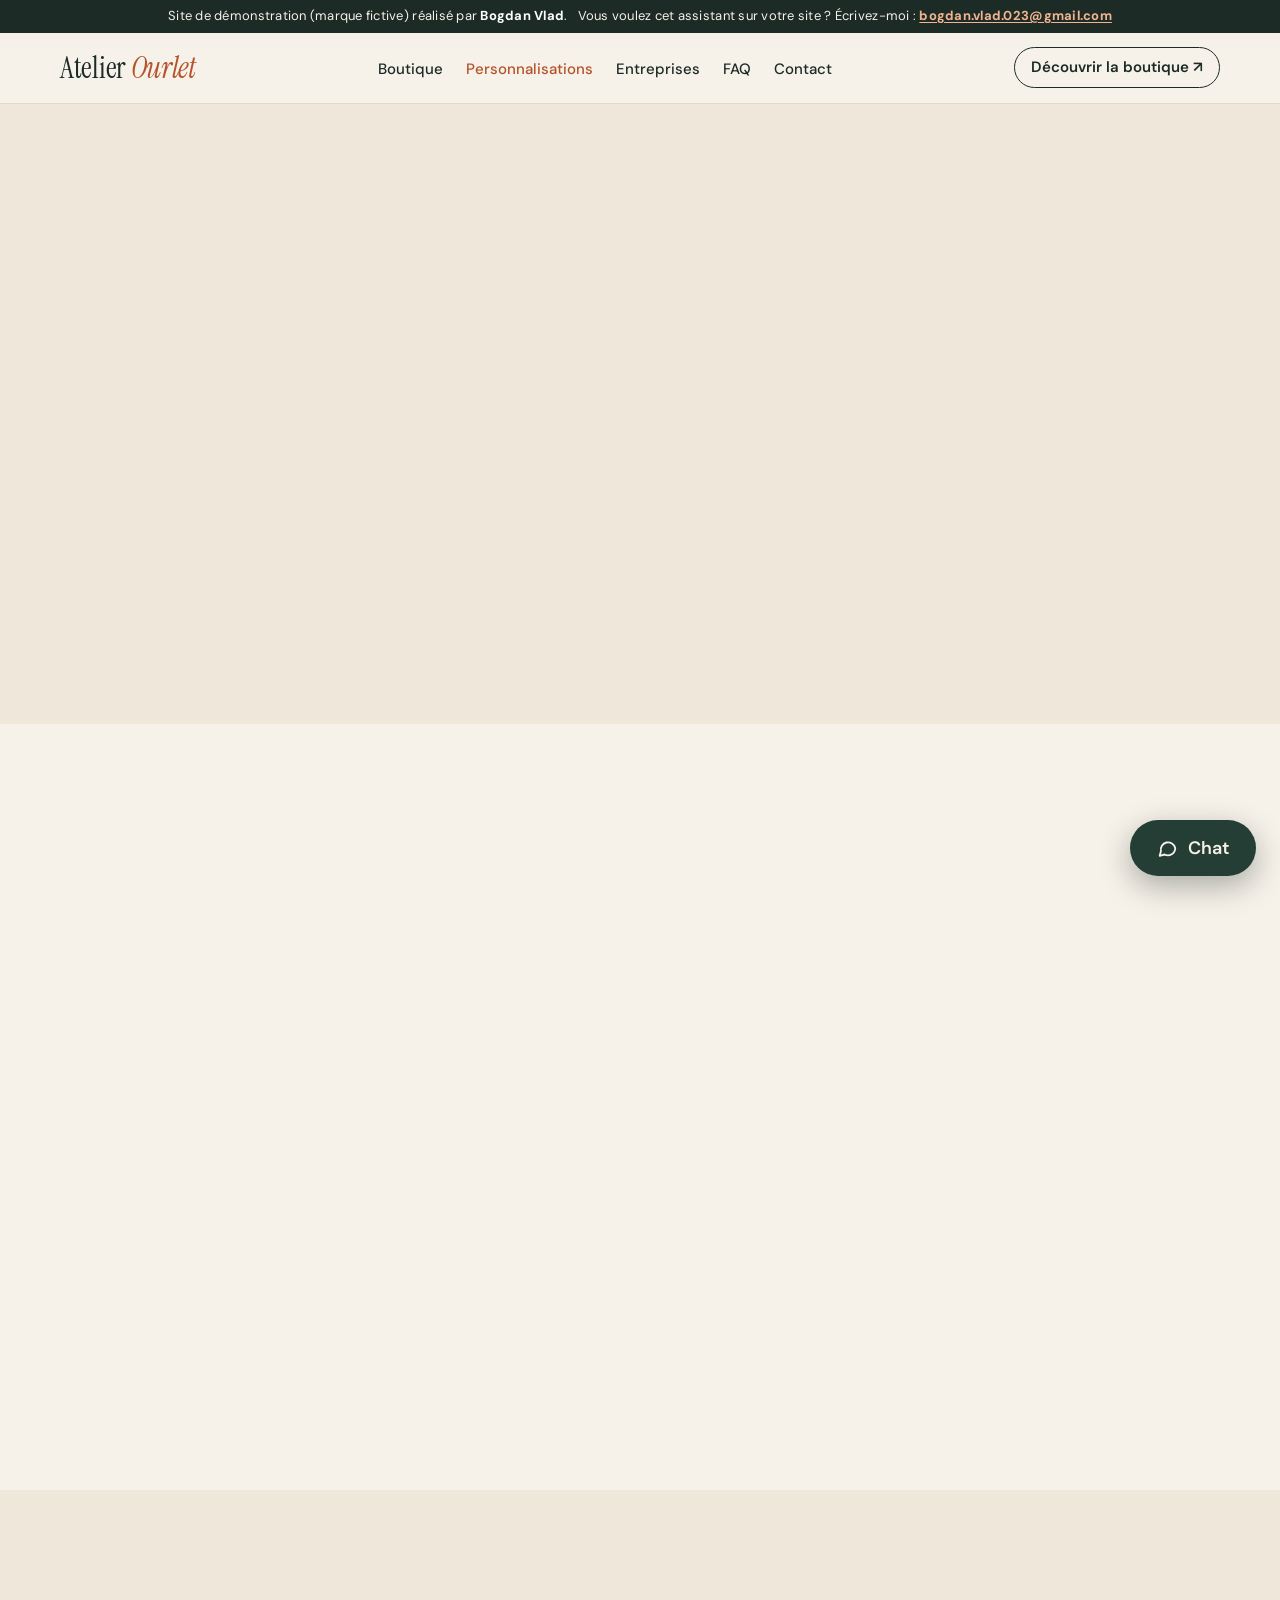
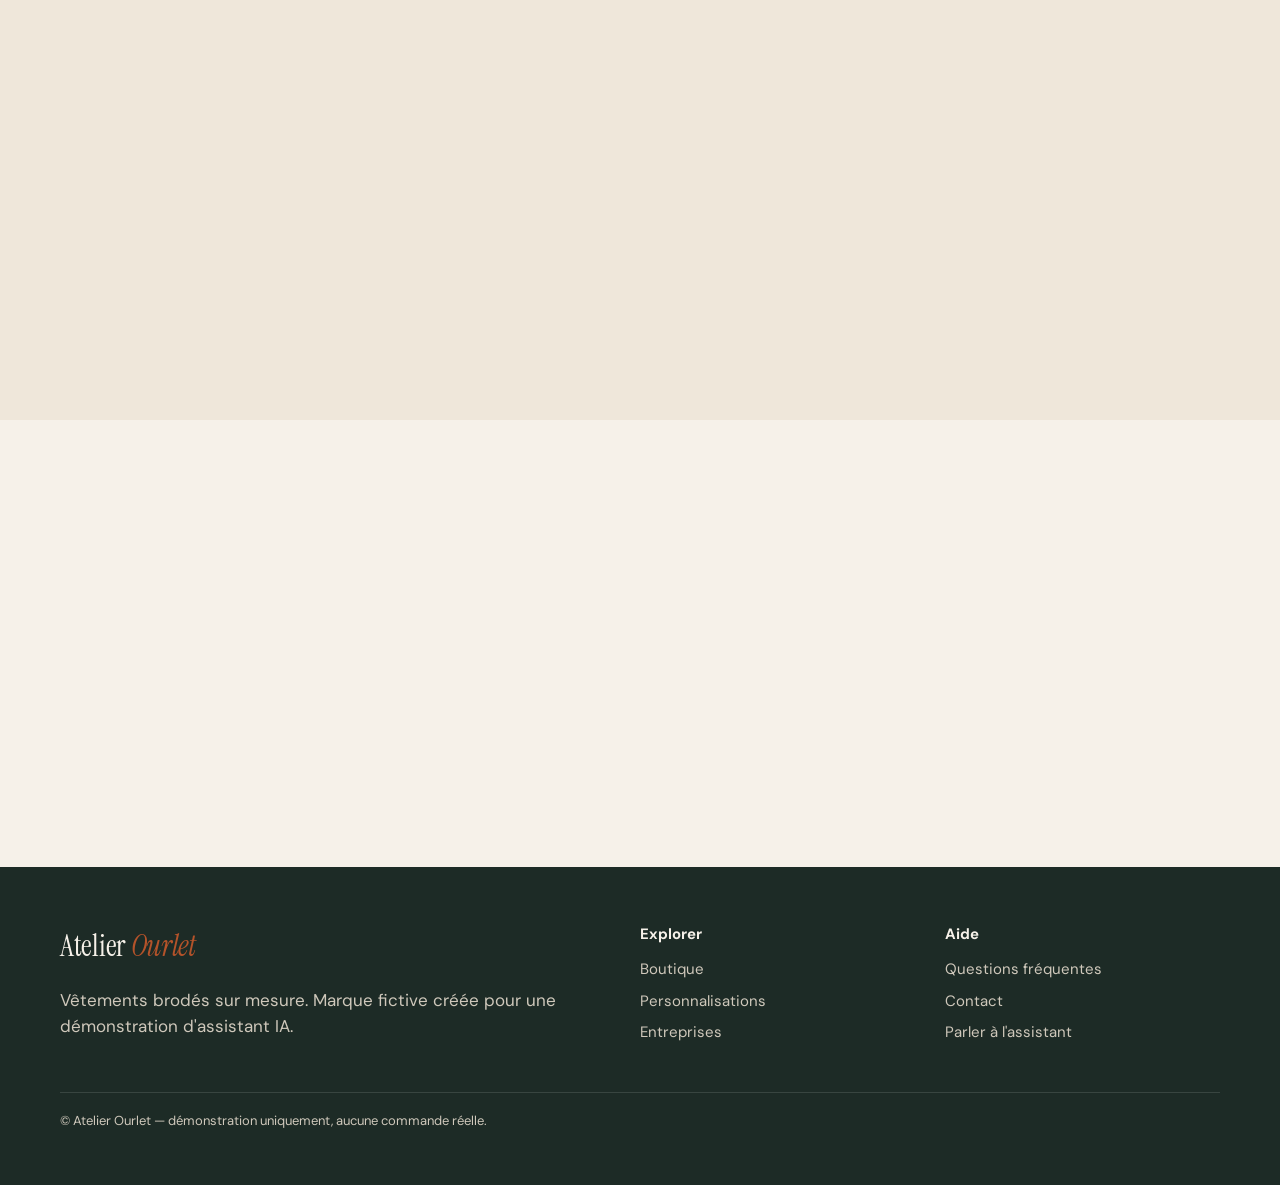
<file: personnalisations.html>
<!doctype html>
<html lang="fr"><head><meta charset="utf-8"><meta name="viewport" content="width=device-width, initial-scale=1"><meta name="theme-color" content="#243d35"><title>Personnalisations — Atelier Ourlet (démo)</title><meta name="description" content="Découvrez les options de broderie personnalisée de l'Atelier Ourlet."><link rel="preconnect" href="https://fonts.googleapis.com"><link rel="preconnect" href="https://fonts.gstatic.com" crossorigin><link href="https://fonts.googleapis.com/css2?family=DM+Sans:wght@400;500;600;700;800&family=Instrument+Serif:ital@0;1&display=swap" rel="stylesheet"><link rel="stylesheet" href="style.css?v=contact-20261122"><link rel="stylesheet" href="chat-widget.css?v=noglass-20261126"><link rel="stylesheet" href="animations.css?v=btn-20261122"></head>
<body><div class="demo-bar"><span>Site de démonstration (marque fictive) réalisé par <strong>Bogdan Vlad</strong>.</span> <span>Vous voulez cet assistant sur votre site ? Écrivez-moi : <a href="mailto:bogdan.vlad.023@gmail.com?subject=Assistant%20IA%20pour%20mon%20site">bogdan.vlad.023@gmail.com</a></span></div><nav class="nav"><div class="wrap"><a class="logo" href="index.html">Atelier <em>Ourlet</em></a><ul><li><a href="boutique.html">Boutique</a></li><li><a href="personnalisations.html" aria-current="page">Personnalisations</a></li><li><a href="entreprises.html">Entreprises</a></li><li><a href="faq.html">FAQ</a></li><li><a href="contact.html">Contact</a></li></ul><a class="cart" href="boutique.html">Découvrir la boutique ↗</a></div></nav><main>
<section class="inner-hero"><div class="wrap inner-hero-grid"><div data-reveal><p class="eyebrow">Une pièce unique</p><h1>Votre idée.<br><em>Notre broderie.</em></h1><p class="lead">Un prénom discret, un dessin précieux ou un logo pour votre équipe : chaque détail se choisit avec soin.</p><div class="actions"><a href="boutique.html" class="btn btn-terra">Choisir le support →</a><button class="btn btn-ghost" data-open-chat>Poser une question</button></div></div><div class="feature-art" data-reveal><div class="g" data-type="hoodie" data-color="#2f5045" data-motif="♥" data-thread="#e9a27f"></div></div></div></section>
<section><div class="wrap"><p class="eyebrow" data-reveal>Les possibilités</p><h2 data-reveal>Personnalisez <em>à votre façon.</em></h2><div class="grid spaced-grid">
<article class="card" data-reveal><div class="art"><div class="g" data-type="sweat" data-color="#c7c9c4" data-motif="Léa"></div></div><div class="body"><h3>Prénoms & initiales</h3><p>Sur le cœur, au poignet ou dans le dos, avec le fil de votre choix.</p></div></article>
<article class="card" data-reveal><div class="art"><div class="g" data-type="hoodie" data-color="#2f5045" data-motif="♥" data-thread="#e9a27f"></div></div><div class="body"><h3>Dessins & illustrations</h3><p>Un dessin d'enfant, une silhouette ou un souvenir à porter.</p></div></article>
<article class="card" data-reveal><div class="art"><div class="g" data-type="tote" data-color="#e6d6b8" data-motif="★"></div></div><div class="body"><h3>Motifs & symboles</h3><p>Des petits signes simples qui rendent chaque pièce personnelle.</p></div></article>
<article class="card" data-reveal><div class="art"><div class="g" data-type="tshirt" data-color="#f0e4cf" data-motif="logo" data-thread="#243d35"></div></div><div class="body"><h3>Logos professionnels</h3><p>Pour les équipes, clubs, associations et événements.</p></div></article>
</div></div></section>
<section class="soft-section"><div class="wrap split-feature"><div data-reveal><p class="eyebrow">De l'idée à la pièce</p><h2>Vous imaginez.<br><em>Nous préparons.</em></h2><p class="lead">Expliquez votre envie, choisissez le vêtement et les couleurs. Une maquette est ensuite proposée à validation avant production.</p><button class="btn btn-terra" data-open-chat>Décrire mon idée →</button></div><div class="step-stack" data-reveal><div><strong>01</strong><span>Votre idée et votre support</span></div><div><strong>02</strong><span>Une maquette à valider</span></div><div><strong>03</strong><span>Votre création brodée</span></div></div></div></section>
<section><div class="wrap cta-banner" data-reveal><div><p class="eyebrow">Besoin d'inspiration ?</p><h2>On vous aide <em>à choisir.</em></h2></div><button class="btn btn-terra" data-open-chat>Discuter avec l'assistant →</button></div></section></main><footer><div class="wrap"><div class="cols"><div><a class="logo" href="index.html">Atelier <em>Ourlet</em></a><p>Vêtements brodés sur mesure. Marque fictive créée pour une démonstration d'assistant IA.</p></div><div><h4>Explorer</h4><ul><li><a href="boutique.html">Boutique</a></li><li><a href="personnalisations.html">Personnalisations</a></li><li><a href="entreprises.html">Entreprises</a></li></ul></div><div><h4>Aide</h4><ul><li><a href="faq.html">Questions fréquentes</a></li><li><a href="contact.html">Contact</a></li><li><a href="#" data-open-chat>Parler à l'assistant</a></li></ul></div></div><p class="small">© Atelier Ourlet — démonstration uniquement, aucune commande réelle.</p></div></footer><script src="garments.js"></script><script src="chat-widget.js?v=noglass-20261126"></script>
</file>
<file: style.css>
:root {
  --cream: #f6f1e9;
  --cream-2: #efe7da;
  --ink: #1d2b26;
  --green: #243d35;
  --green-2: #2f5045;
  --terra: #b4532a;
  --terra-2: #9a4420;
  --sage: #7d9b82;
  --line: #e2d9ca;
  --muted: #5f6b66;
  --radius: 28px;
  --serif: "Instrument Serif", Georgia, "Times New Roman", serif;
  --sans: "DM Sans", system-ui, -apple-system, "Segoe UI", Roboto, sans-serif;
}

* { box-sizing: border-box; }
[hidden] { display: none !important; }
html { scroll-behavior: smooth; }
body {
  margin: 0; background: var(--cream); color: var(--ink);
  font-family: var(--sans); font-size: 17px; line-height: 1.55;
}
img, svg { max-width: 100%; display: block; }
a { color: inherit; }
.wrap { max-width: 1200px; margin: 0 auto; padding-inline: 20px; }

/* Bandeau démo */
.demo-bar {
  background: var(--ink); color: var(--cream); text-align: center;
  font-size: 13px; padding: 7px 16px; letter-spacing: .02em;
}
.demo-bar { display: flex; flex-wrap: wrap; justify-content: center; gap: 2px 10px; line-height: 1.45; }
.demo-bar strong { color: #fff; }
.demo-bar a { color: #f2b48f; font-weight: 700; text-decoration: underline; text-underline-offset: 2px; overflow-wrap: anywhere; }
.demo-bar a:hover { color: #fff; }


/* Navigation */
.nav { position: sticky; top: 0; z-index: 50; background: rgba(246,241,233,.92); backdrop-filter: blur(8px); border-bottom: 1px solid var(--line); }
.nav .wrap { display: flex; align-items: center; justify-content: space-between; gap: 20px; height: 70px; }
.logo { font-family: var(--serif); font-size: 30px; text-decoration: none; letter-spacing: -.01em; }
.logo em { color: var(--terra); }
.nav ul { list-style: none; display: flex; gap: 28px; margin: 0; padding: 0; }
.nav ul a { text-decoration: none; font-weight: 500; font-size: 15px; }
.nav ul a:hover, .nav ul a[aria-current="page"] { color: var(--terra); }
.cart { display: inline-flex; align-items: center; gap: 8px; text-decoration: none; font-weight: 600; font-size: 15px; border: 1.5px solid var(--ink); border-radius: 999px; padding: 8px 16px; }
@media (max-width: 760px) { .nav ul { display: none; } }

/* Boutons */
.btn {
  display: inline-flex; align-items: center; gap: 12px; text-decoration: none; cursor: pointer;
  font: 600 17px var(--sans); border-radius: 999px; padding: 18px 30px; border: 2px solid transparent;
  transition: transform .15s ease, background .15s ease;
}
.btn:hover { transform: translateY(-1px); }
.btn-terra { background: var(--terra); color: #fff; }
.btn-terra:hover { background: var(--terra-2); }
.btn-ghost { border-color: currentColor; color: inherit; background: transparent; }
.btn-dark { background: var(--green); color: var(--cream); }
.link-dash { font-weight: 600; text-decoration: none; border-bottom: 2px dotted currentColor; padding-bottom: 2px; }

/* Hero */
.hero { margin-top: 20px; }
.hero-card {
  position: relative; overflow: hidden; border-radius: var(--radius);
  background: radial-gradient(circle at 78% 40%, #3b6153 0%, var(--green) 55%, #18291f 100%);
  color: var(--cream); display: grid; grid-template-columns: 1.2fr .8fr; align-items: center; gap: 24px;
  padding: clamp(36px, 6vw, 80px);
}
.hero h1 { font-size: clamp(40px, 6vw, 76px); line-height: .98; margin: 0; letter-spacing: -.03em; font-weight: 800; }
.hero h1 em { display: block; font-family: var(--serif); font-weight: 400; font-style: italic; letter-spacing: -.01em; font-size: 1.12em; color: #f2e6d3; }
.stitch { height: 4px; width: min(380px, 70%); margin: 22px 0 26px; background: repeating-linear-gradient(90deg, var(--sage) 0 18px, transparent 18px 28px); border-radius: 2px; }
.hero p { font-size: clamp(17px, 1.6vw, 21px); max-width: 520px; margin: 0 0 32px; color: #e9e2d6; }
.hero .actions { display: flex; flex-wrap: wrap; gap: 14px; margin-bottom: 26px; }
.hero-art { position: relative; aspect-ratio: 1; }
.hero-art .g { position: absolute; filter: drop-shadow(0 20px 30px rgba(0,0,0,.35)); }
.hero-art .g1 { inset: 4% 10% 14% 6%; }
.hero-art .g2 { width: 44%; right: -2%; bottom: 2%; transform: rotate(8deg); }
@media (max-width: 860px) { .hero-card { grid-template-columns: 1fr; } .hero-art { max-width: 360px; } }

.trust { display: flex; flex-wrap: wrap; justify-content: center; gap: 14px 44px; padding: 34px 0 10px; font-weight: 600; font-size: 18px; }
.trust span::before { content: ""; display: inline-block; width: 9px; height: 9px; border-radius: 50%; background: var(--sage); margin-right: 12px; vertical-align: middle; }

/* Sections */
section { padding-block: clamp(56px, 8vw, 100px); }
.eyebrow { font-size: 14px; letter-spacing: .14em; text-transform: uppercase; color: var(--green-2); font-weight: 700; display: flex; align-items: center; gap: 12px; margin: 0 0 14px; }
.eyebrow::before { content: ""; width: 36px; border-top: 2px dashed var(--green-2); }
h2 { font-size: clamp(34px, 5vw, 62px); line-height: 1; letter-spacing: -.03em; margin: 0; font-weight: 800; }
h2 em { font-family: var(--serif); font-weight: 400; font-style: italic; color: var(--terra); letter-spacing: -.01em; }
.section-head { display: flex; flex-wrap: wrap; align-items: end; justify-content: space-between; gap: 20px; margin-bottom: 40px; }
.lead { color: var(--muted); max-width: 560px; margin: 14px 0 0; }

/* Cartes */
.grid { display: grid; gap: 22px; grid-template-columns: repeat(auto-fill, minmax(250px, 1fr)); }
.card { background: #fff; border: 1px solid var(--line); border-radius: 22px; overflow: hidden; display: flex; flex-direction: column; transition: transform .2s ease, box-shadow .2s ease; }
.card:hover { transform: translateY(-4px); box-shadow: 0 18px 40px rgba(29,43,38,.1); }
.card .art { background: var(--cream-2); padding: 26px; aspect-ratio: 1.1; display: grid; place-items: center; }
.card .art .g { width: 78%; }
.card .body { padding: 20px 22px 24px; }
.card h3 { margin: 0 0 6px; font-size: 21px; }
.card p { margin: 0; color: var(--muted); font-size: 15px; }
.card .price { margin-top: 14px; display: flex; justify-content: space-between; align-items: center; font-weight: 700; }
.tag { font-size: 12px; font-weight: 700; background: var(--cream-2); border-radius: 999px; padding: 5px 11px; color: var(--green-2); }

/* Étapes */
.steps { display: grid; gap: 22px; grid-template-columns: repeat(auto-fit, minmax(240px, 1fr)); counter-reset: s; }
.step { border-top: 2px dashed var(--ink); padding-top: 22px; }
.step::before { counter-increment: s; content: "0" counter(s); font-family: var(--serif); font-style: italic; font-size: 46px; color: var(--terra); display: block; line-height: 1; margin-bottom: 12px; }
.step h3 { margin: 0 0 8px; font-size: 22px; }
.step p { margin: 0; color: var(--muted); }

/* Bloc entreprises */
.pro { background: var(--green); color: var(--cream); border-radius: var(--radius); padding: clamp(32px, 5vw, 64px); display: grid; grid-template-columns: 1fr 1fr; gap: 40px; align-items: center; }
.pro h2 { color: var(--cream); }
.pro h2 em { color: #e9a27f; }
.pro p { color: #ddd5c7; }
.pro .eyebrow { color: #b9cfbd; }
.pro .eyebrow::before { border-color: #b9cfbd; }
.table-wrap { overflow-x: auto; }
table.tiers { width: 100%; border-collapse: collapse; font-size: 16px; }
.tiers th, .tiers td { text-align: left; padding: 14px 10px; border-bottom: 1px solid rgba(246,241,233,.18); }
.tiers th { font-size: 13px; text-transform: uppercase; letter-spacing: .1em; color: #b9cfbd; }
.tiers td:last-child { font-weight: 700; }
@media (max-width: 860px) { .pro { grid-template-columns: 1fr; } }

/* FAQ */
.faq { max-width: 860px; }
.faq details { border-bottom: 1px solid var(--line); padding: 20px 0; }
.faq summary { cursor: pointer; font-weight: 700; font-size: 19px; list-style: none; display: flex; justify-content: space-between; gap: 16px; }
.faq summary::after { content: "+"; font-size: 26px; line-height: 1; color: var(--terra); }
.faq details[open] summary::after { content: "–"; }
.faq p { color: var(--muted); margin: 12px 0 0; }

/* Formulaire */
.form { display: grid; gap: 16px; max-width: 640px; }
.form label { display: grid; gap: 6px; font-weight: 600; font-size: 15px; }
.form input, .form select, .form textarea {
  font: 16px var(--sans); padding: 14px 16px; border-radius: 14px; border: 1.5px solid var(--line); background: #fff; color: var(--ink);
}
.form input:focus, .form select:focus, .form textarea:focus { outline: none; border-color: var(--green-2); }
.form .row { display: grid; grid-template-columns: 1fr 1fr; gap: 16px; }
@media (max-width: 600px) { .form .row { grid-template-columns: 1fr; } }
.notice { background: #fff; border: 1px solid var(--line); border-left: 4px solid var(--sage); border-radius: 12px; padding: 14px 16px; }

/* Filtres boutique */
.filters { display: flex; flex-wrap: wrap; gap: 10px; margin-bottom: 30px; }
.filters button { font: 600 15px var(--sans); padding: 10px 18px; border-radius: 999px; border: 1.5px solid var(--ink); background: transparent; color: var(--ink); cursor: pointer; }
.filters button[aria-pressed="true"] { background: var(--ink); color: var(--cream); }

/* Footer */
footer { background: var(--ink); color: #cfc8bb; padding-block: 56px 40px; margin-top: 40px; }
footer .cols { display: grid; gap: 30px; grid-template-columns: 2fr 1fr 1fr; }
footer .logo { color: var(--cream); }
footer h4 { color: var(--cream); margin: 0 0 12px; font-size: 15px; }
footer ul { list-style: none; padding: 0; margin: 0; display: grid; gap: 8px; font-size: 15px; }
footer a { text-decoration: none; }
footer a:hover { color: var(--cream); }
footer .small { font-size: 13px; margin-top: 36px; border-top: 1px solid rgba(255,255,255,.12); padding-top: 18px; }
@media (max-width: 700px) { footer .cols { grid-template-columns: 1fr; } }
</file>
<file: chat-widget.css>
/* Bulle de chat — démo */
.cw-launcher {
  position: fixed; right: 24px; bottom: calc(24px + env(safe-area-inset-bottom, 0px)); z-index: 1000;
  display: inline-flex; align-items: center; gap: 10px;
  background: #243d35; color: #f6f1e9; border: 0; border-radius: 999px;
  padding: 16px 26px; font: 600 18px "DM Sans", system-ui, sans-serif; cursor: pointer;
  box-shadow: 0 10px 30px rgba(29,43,38,.35); transition: transform .15s ease, opacity .2s ease;
}
.cw-launcher:hover { transform: translateY(-2px); }
.cw-launcher:focus-visible { outline: 3px solid #b4532a; outline-offset: 3px; }
.cw-launcher svg { width: 22px; height: 22px; }
.cw-launcher.cw-hidden { opacity: 0; pointer-events: none; transform: scale(.9); }

.cw-panel {
  position: fixed; right: 24px; bottom: calc(24px + env(safe-area-inset-bottom, 0px)); z-index: 1001;
  width: min(420px, calc(100vw - 32px)); height: min(600px, calc(100vh - 48px));
  background: #f6f1e9; color: #1d2b26; border-radius: 28px;
  box-shadow: 0 24px 70px rgba(29,43,38,.28), 0 0 0 1px rgba(29,43,38,.06);
  display: flex; flex-direction: column; overflow: hidden;
  font-family: "DM Sans", system-ui, sans-serif;
  transform-origin: bottom right; transition: transform .22s ease, opacity .22s ease, width .22s ease, height .22s ease;
}
.cw-panel[hidden] { display: flex !important; opacity: 0; transform: scale(.92) translateY(10px); pointer-events: none; visibility: hidden; }
.cw-panel.cw-big { width: min(720px, calc(100vw - 32px)); height: calc(100vh - 48px); }

.cw-head { display: flex; align-items: center; justify-content: space-between; padding: 16px 16px 6px 18px; }
.cw-brand { background: #1d2b26; color: #f6f1e9; border-radius: 999px; padding: 9px 18px; font-weight: 600; font-size: 15px; }
.cw-tools { display: flex; gap: 10px; }
.cw-tools button {
  width: 40px; height: 40px; border-radius: 50%; border: 0; background: #fff; color: #1d2b26; cursor: pointer;
  display: grid; place-items: center; box-shadow: 0 2px 8px rgba(29,43,38,.12);
}
.cw-tools button:hover { background: #efe7da; }
.cw-tools svg { width: 18px; height: 18px; }

.cw-body { flex: 1; overflow-y: auto; padding: 10px 20px 8px; display: flex; flex-direction: column; gap: 10px; }

.cw-welcome { display: grid; grid-template-columns: 1fr 132px; gap: 8px; align-items: center; min-height: 190px; }
.cw-welcome p { margin: 0 0 12px; font-size: 16px; line-height: 1.5; }
.cw-polaroids { position: relative; height: 180px; }
.cw-pol { position: absolute; width: 92px; background: #fff; padding: 6px 6px 8px; border-radius: 6px; box-shadow: 0 6px 18px rgba(0,0,0,.14); text-align: center; font-size: 10.5px; line-height: 1.2; }
.cw-pol .g { background: #efe7da; border-radius: 3px; padding: 6px; margin-bottom: 5px; }
.cw-pol.p1 { left: 0; top: 0; transform: rotate(-3deg); z-index: 2; }
.cw-pol.p2 { right: -6px; top: 40px; transform: rotate(7deg); }

.cw-msg { max-width: 86%; padding: 11px 15px; border-radius: 18px; font-size: 15px; line-height: 1.45; white-space: pre-wrap; word-wrap: break-word; }
.cw-bot { background: #fff; align-self: flex-start; border-bottom-left-radius: 6px; }
.cw-user { background: #243d35; color: #f6f1e9; align-self: flex-end; border-bottom-right-radius: 6px; }
.cw-summary { align-self: stretch; max-width: 100%; background: #fff; border: 1.5px dashed #7d9b82; border-radius: 16px; padding: 14px 16px; font-size: 14px; }
.cw-summary strong { display: block; margin-bottom: 8px; color: #243d35; letter-spacing: .06em; font-size: 12px; text-transform: uppercase; }
.cw-summary dl { margin: 0; display: grid; grid-template-columns: auto 1fr; gap: 4px 12px; }
.cw-summary dt { color: #5f6b66; }
.cw-summary dd { margin: 0; font-weight: 600; }
.cw-typing { display: inline-flex; gap: 4px; }
.cw-typing i { width: 7px; height: 7px; border-radius: 50%; background: #7d9b82; animation: cw-b 1s infinite ease-in-out; }
.cw-typing i:nth-child(2) { animation-delay: .15s; } .cw-typing i:nth-child(3) { animation-delay: .3s; }
@keyframes cw-b { 0%, 80%, 100% { opacity: .3; transform: translateY(0); } 40% { opacity: 1; transform: translateY(-3px); } }

.cw-legal { font-size: 11.5px; color: #8a918d; padding: 0 22px 12px; line-height: 1.4; text-align: center; }
.cw-chips { display: flex; gap: 8px; overflow-x: auto; padding: 4px 16px 10px; scrollbar-width: none; }
.cw-chips::-webkit-scrollbar { display: none; }
.cw-chips button {
  flex: none; background: transparent; border: 1.5px solid #e2d9ca; border-radius: 999px; padding: 9px 15px;
  font: 600 14px "DM Sans", system-ui, sans-serif; color: #1d2b26; cursor: pointer;
}
.cw-chips button:hover { background: #fff; border-color: #c9bfae; }

.cw-form { display: flex; gap: 8px; align-items: center; margin: 6px 14px 8px; background: #fff; border: 1.5px solid #e2d9ca; border-radius: 999px; padding: 6px 6px 6px 18px; }
.cw-form:focus-within { border-color: #243d35; }
.cw-form input { flex: 1; min-width: 0; border: 0; outline: none; background: transparent; font: 16px "DM Sans", system-ui, sans-serif; color: #1d2b26; padding: 10px 0; }
.cw-form button { width: 42px; height: 42px; border-radius: 50%; border: 0; background: #b4532a; color: #fff; cursor: pointer; display: grid; place-items: center; flex: none; }
.cw-form button:disabled { background: #d8cfc1; cursor: default; }
.cw-form svg { width: 18px; height: 18px; }

@media (max-width: 520px) {
  .cw-launcher { right: 16px; bottom: calc(16px + env(safe-area-inset-bottom, 0px)); }
  .cw-panel, .cw-panel.cw-big { right: 0; bottom: 0; width: 100vw; height: 100dvh; border-radius: 0; }
  .cw-welcome { grid-template-columns: 1fr 110px; }
}

/* Cartes produits affichées dans le chat */
.cw-products { flex: none; display: flex; gap: 10px; overflow-x: auto; padding: 2px 2px 6px; align-self: stretch; scrollbar-width: thin; }
.cw-prod {
  flex: none; width: 124px; background: #fff; border: 1px solid #e2d9ca; border-radius: 16px; padding: 8px 8px 10px;
  text-decoration: none; color: #1d2b26; display: flex; flex-direction: column; gap: 4px;
  transition: transform .15s ease, box-shadow .15s ease;
}
.cw-prod:hover { transform: translateY(-2px); box-shadow: 0 8px 18px rgba(29,43,38,.12); }
.cw-prod .g { background: #efe7da; border-radius: 10px; padding: 8px; aspect-ratio: 1; }
.cw-prod-name { font-size: 13px; font-weight: 600; line-height: 1.25; }
.cw-prod-price { font-size: 13px; color: #b4532a; font-weight: 700; }

/* Boutons de réponse proposés par l'assistant */
.cw-choices { flex: none; display: flex; flex-wrap: wrap; gap: 8px; align-self: stretch; justify-content: center; padding: 2px 0 4px; }
.cw-choices button {
  background: #fff; border: 1.5px solid #243d35; color: #243d35; border-radius: 999px;
  padding: 9px 15px; font: 600 14px "DM Sans", system-ui, sans-serif; cursor: pointer;
  transition: background .15s ease, color .15s ease, transform .15s ease;
  animation: cw-pop .25s ease both;
}
.cw-choices button:nth-child(2) { animation-delay: .05s; }
.cw-choices button:nth-child(3) { animation-delay: .1s; }
.cw-choices button:nth-child(4) { animation-delay: .15s; }
.cw-choices button:hover { background: #243d35; color: #f6f1e9; transform: translateY(-1px); }
.cw-choices button:focus-visible { outline: 3px solid #b4532a; outline-offset: 2px; }
@keyframes cw-pop { from { opacity: 0; transform: translateY(6px); } to { opacity: 1; transform: none; } }
@media (prefers-reduced-motion: reduce) { .cw-choices button { animation: none; } }

/* Redimensionnement à la souris (bords haut / gauche, coin haut-gauche) */
.cw-rz { position: absolute; z-index: 5; touch-action: none; }
.cw-rz-top { top: 0; left: 30px; right: 30px; height: 8px; cursor: ns-resize; }
.cw-rz-left { left: 0; top: 30px; bottom: 30px; width: 8px; cursor: ew-resize; }
.cw-rz-corner { top: 5px; left: 5px; width: 24px; height: 24px; cursor: nwse-resize; }
.cw-rz-corner::after {
  content: ""; position: absolute; top: 5px; left: 5px; width: 9px; height: 9px;
  border-top: 2px solid #c9bfae; border-left: 2px solid #c9bfae; border-top-left-radius: 4px;
  opacity: 0; transition: opacity .15s ease;
}
.cw-panel:hover .cw-rz-corner::after, .cw-panel.cw-resizing .cw-rz-corner::after { opacity: 1; }
.cw-panel.cw-resizing { transition: none; user-select: none; }
@media (max-width: 520px) { .cw-rz { display: none; } .cw-panel { width: 100vw !important; height: 100dvh !important; } }

/* Récapitulatif : ce que reçoit l'atelier */
.cw-devis-label { flex: none; align-self: stretch; text-align: center; font-size: 12.5px; font-weight: 600; color: #5f6b66; margin-top: 4px; }
.cw-devis {
  flex: none; align-self: stretch; background: #fff; border: 1px solid #e2d9ca; border-top: 4px solid #b4532a;
  border-radius: 16px; padding: 14px 16px 12px; box-shadow: 0 10px 26px rgba(29,43,38,.1);
  animation: cw-pop .35s ease both;
}
.cw-devis-top { display: flex; justify-content: space-between; align-items: center; gap: 10px; font-size: 12px; color: #8a918d; }
.cw-devis-from { display: inline-flex; align-items: center; gap: 6px; font-weight: 600; color: #5f6b66; }
.cw-devis-from svg { width: 15px; height: 15px; }
.cw-devis-title { font-weight: 800; font-size: 17px; margin-top: 8px; color: #1d2b26; }
.cw-devis-sub { font-size: 12.5px; color: #7d9b82; font-weight: 600; margin-bottom: 10px; }
.cw-devis dl { margin: 0; display: grid; grid-template-columns: auto 1fr; gap: 6px 14px; font-size: 14px; border-top: 1px dashed #e2d9ca; padding-top: 10px; }
.cw-devis dt { color: #5f6b66; }
.cw-devis dd { margin: 0; font-weight: 600; color: #1d2b26; overflow-wrap: anywhere; }
.cw-devis dt.cw-devis-total, .cw-devis dd.cw-devis-total { border-top: 1px solid #efe7da; padding-top: 6px; }
.cw-devis dd.cw-devis-total { color: #b4532a; font-weight: 800; }
.cw-devis-foot { display: flex; flex-wrap: wrap; align-items: center; gap: 8px; margin-top: 12px; font-size: 11.5px; color: #8a918d; }
.cw-devis-pill { background: #243d35; color: #f6f1e9; border-radius: 999px; padding: 3px 10px; font-weight: 700; font-size: 11.5px; }
@media (prefers-reduced-motion: reduce) { .cw-devis { animation: none; } }

/* Les blocs de la conversation gardent leur hauteur naturelle : la zone qui défile ne doit jamais les comprimer */
.cw-welcome, .cw-msg, .cw-summary { flex: none; }
/* Très petits écrans : cartes photo plus petites pour laisser de la place au texte d'accueil */
@media (max-width: 360px) {
  .cw-welcome { grid-template-columns: 1fr 88px; min-height: 0; }
  .cw-polaroids { height: 150px; }
  .cw-pol { width: 74px; font-size: 9.5px; }
  .cw-pol.p2 { top: 34px; }
}
</file>
<file: animations.css>
/* Atelier Ourlet — interactions et mise en page enrichie */
:root { --ease-out: cubic-bezier(.22,1,.36,1); }
body { overflow-x: hidden; }
.nav { transition: box-shadow .3s ease, background .3s ease; }
.nav.scrolled { box-shadow: 0 12px 34px rgba(29,43,38,.09); background: rgba(246,241,233,.98); }
.nav ul { gap: clamp(12px, 1.8vw, 28px); }
.nav ul a { transition: color .2s ease; }
.nav ul a[aria-current=page] { color: var(--terra); }
.btn { transition: transform .3s var(--ease-out), background .25s ease, box-shadow .3s ease; }
.btn:hover { transform: translateY(-3px); box-shadow: 0 10px 20px rgba(29,43,38,.1); }
.btn:active { transform: scale(.98); }
.card { transition: transform .45s var(--ease-out), box-shadow .45s ease; }
.card:hover { transform: translateY(-9px); box-shadow: 0 22px 48px rgba(29,43,38,.13); }
.card .g { transition: transform .65s var(--ease-out); }
.card:hover .g { transform: scale(1.065) rotate(-2deg); }
.hero-card { isolation: isolate; }
.hero-card:after { content:""; position:absolute; inset:0; z-index:-1; pointer-events:none; background:radial-gradient(circle at 75% 30%, rgba(255,255,255,.08), transparent 38%); animation: glowShift 8s ease-in-out infinite alternate; }
.hero-art .g1 { animation: floatGentle 6s ease-in-out infinite; }
.hero-art .g2 { animation: floatCap 5s ease-in-out infinite; }
.hero-card h1, .hero-card p, .hero-card .actions, .hero-card .link-dash { animation: riseIn .8s var(--ease-out) both; }
.hero-card p { animation-delay:.12s; }
.hero-card .actions { animation-delay:.22s; }
.hero-card .link-dash { animation-delay:.32s; }
@keyframes riseIn { from { opacity:0; transform:translateY(22px); } to { opacity:1; transform:translateY(0); } }
@keyframes floatGentle { 0%,100% { transform:translateY(0) rotate(-2deg); } 50% { transform:translateY(-14px) rotate(1deg); } }
@keyframes floatCap { 0%,100% { transform:translateY(0) rotate(8deg); } 50% { transform:translateY(-12px) rotate(12deg); } }
@keyframes glowShift { from { opacity:.45; transform:translateX(-3%); } to { opacity:1; transform:translateX(3%); } }
[data-reveal] { opacity:0; transform: translateY(28px); transition: opacity .8s var(--ease-out), transform .8s var(--ease-out); }
[data-reveal].is-visible { opacity:1; transform:translateY(0); }
.inner-hero { padding-block: clamp(65px, 9vw, 118px); background:var(--cream-2); }
.inner-hero-grid { display:grid; grid-template-columns:1.2fr .8fr; align-items:center; gap:clamp(25px,5vw,70px); }
.inner-hero h1 { font-size:clamp(48px,7vw,92px); letter-spacing:-.05em; line-height:.97; margin:0 0 25px; }
.inner-hero h1 em { font-family:var(--serif); font-weight:400; color:var(--terra); }
.inner-hero .lead { font-size:clamp(17px,1.8vw,21px); margin:0 0 28px; }
.inner-hero .actions { display:flex; gap:14px; flex-wrap:wrap; }
.feature-art { display:grid; place-items:center; min-height:360px; border-radius:32px; background:radial-gradient(circle at 50% 40%,#c8d2c2,#96afa0); overflow:hidden; }
.feature-art .g { width:min(78%,390px); filter:drop-shadow(0 28px 23px rgba(30,51,42,.2)); animation:floatGentle 6s ease-in-out infinite; }
.spaced-grid { margin-top:35px; }
.soft-section { background:var(--cream-2); }
.split-feature { display:grid; grid-template-columns:1fr 1fr; gap:clamp(30px,7vw,90px); align-items:center; }
.split-feature .lead { margin-bottom:26px; }
.step-stack { display:grid; gap:12px; }
.step-stack > div { background:#fff; border:1px solid var(--line); border-radius:18px; display:flex; gap:18px; padding:22px 26px; align-items:center; }
.step-stack strong { font-family:var(--serif); font-weight:400; font-style:italic; color:var(--terra); font-size:36px; }
.step-stack span { font-weight:700; }
.cta-banner { display:flex; justify-content:space-between; align-items:center; gap:26px; padding-block:55px; padding-inline:clamp(25px,5vw,65px); background:var(--green); border-radius:28px; color:var(--cream); }
.cta-banner .eyebrow { color:#bad0bd; }
.cta-banner .eyebrow:before { border-color:#bad0bd; }
.cta-banner h2 em { color:#e9a27f; }
.value-grid { display:grid; grid-template-columns:repeat(3,1fr); gap:18px; margin-top:36px; }
.value-grid article { background:#fff; padding:32px; border:1px solid var(--line); border-radius:24px; transition:transform .4s var(--ease-out); }
.value-grid article:hover { transform:translateY(-6px); }
.value-grid article span { color:var(--terra); font-weight:800; }
.value-grid h3 { font-size:23px; line-height:1.2; }
.value-grid p { color:var(--muted); }
.price-surface { background:var(--green); padding:clamp(22px,4vw,45px); color:#fff; border-radius:24px; margin-top:25px; }
.price-surface .tiers th { color:#bad0bd; }
.faq-hero { background:var(--green); color:var(--cream); }
.faq-hero .eyebrow { color:#bed5c2; }
.faq-hero .eyebrow::before { border-color:#bed5c2; }
.faq-hero h1 em { color:#f0b494; }
.faq-hero .lead { color:#e0dfd5; }
.faq-list { margin-top:28px; }
.faq-bottom { margin-top:40px; background:var(--cream-2); padding:30px clamp(24px,4vw,40px); border-radius:24px; display:grid; grid-template-columns:1fr auto; align-items:center; column-gap:28px; }
.faq-bottom h3 { font-size:28px; margin:0; grid-column:1; }
.faq-bottom p { color:var(--muted); margin:6px 0 0; grid-column:1; }
.faq-bottom .btn { grid-column:2; grid-row:1 / span 2; }
@media (max-width:640px) { .faq-bottom { grid-template-columns:1fr; } .faq-bottom .btn { grid-column:1; grid-row:auto; margin-top:20px; justify-self:start; } }
.btn-row { display:flex; flex-wrap:wrap; gap:12px 14px; margin-top:8px; }
.btn-row .btn { padding:16px 24px; font-size:16px; }
.mobile-menu-button { display:none; cursor:pointer; padding:10px 13px; border:1px solid var(--line); border-radius:12px; background:transparent; font:700 15px var(--sans); color:var(--ink); }
.mobile-menu { display:none; }
@media (max-width:950px) {
  .nav .wrap { gap:10px; }
  .nav ul { gap:12px; }
  .nav ul a { font-size:13px; }
  .nav .cart { font-size:13px; padding:7px 12px; }
}
@media (max-width:760px) {
  .nav .wrap { height:65px; }
  .nav .cart { display:none; }
  .mobile-menu-button { display:inline-flex; margin-left:auto; }
  .mobile-menu { display:grid; gap:0; padding:6px 20px 16px; background:var(--cream); border-bottom:1px solid var(--line); }
  .mobile-menu[hidden] { display:none; }
  .mobile-menu a { display:block; padding:12px 6px; text-decoration:none; font-weight:600; border-bottom:1px solid var(--line); }
  .mobile-menu a[aria-current=page] { color:var(--terra); }
  .inner-hero-grid,.split-feature { grid-template-columns:1fr; }
  .inner-hero { padding-block:65px; }
  .feature-art { min-height:260px; }
  .value-grid { grid-template-columns:1fr; }
  .cta-banner { flex-direction:column; align-items:flex-start; }
}
@media (prefers-reduced-motion: reduce) {
  *,*::before,*::after { animation-duration:.01ms!important; animation-iteration-count:1!important; scroll-behavior:auto!important; transition-duration:.01ms!important; }
  [data-reveal] { opacity:1; transform:none; }
}

/* Contact layout and Lyon map */
.contact-section {padding-top:clamp(60px,7vw,100px);padding-bottom:clamp(70px,8vw,110px);}
.contact-intro {margin-bottom:35px;max-width:800px;}
.contact-intro h1 {font-size:clamp(42px,6vw,78px);line-height:1.08;letter-spacing:-.04em;margin:0 0 18px;}
.contact-intro h1 em,.contact-card h2 em,.contact-map-card h2 em {font-family:var(--serif);font-weight:400;color:var(--terra);}
.contact-intro .lead {font-size:clamp(17px,1.7vw,20px);max-width:680px;}
.contact-layout {display:grid;grid-template-columns:minmax(0,1.2fr) minmax(320px,.8fr);gap:24px;align-items:stretch;}
.contact-card,.contact-map-card {min-width:0;padding:clamp(24px,3.2vw,42px);background:#fff;border:1px solid var(--line);border-radius:26px;}
.contact-card h2,.contact-map-card h2 {font-size:clamp(28px,3vw,42px);line-height:1.1;margin:0 0 25px;}
.contact-card .form {max-width:none;}
.contact-card .form input,.contact-card .form select,.contact-card .form textarea {min-width:0;width:100%;}
.contact-card .form :is(input,select,textarea):focus {border-color:var(--terra);box-shadow:0 0 0 4px rgba(180,83,42,.12);outline:none;}
.contact-card .form textarea {resize:vertical;}
.contact-card .form button {justify-self:start;}
.contact-map-card {display:flex;flex-direction:column;gap:15px;}
.contact-map-header p:not(.eyebrow) {margin-top:0;color:var(--muted);}
.contact-map-frame {width:100%;min-height:330px;flex:1;border:0;border-radius:17px;background:var(--cream-2);}
.map-link {font-weight:700;color:var(--terra);text-decoration:none;}
.map-link:hover {text-decoration:underline;}
.map-disclaimer {font-size:13px;color:var(--muted);margin:0;}
/* Hover buttons, with a soft light sweep */
.btn,.filters button,.mobile-menu-button {position:relative;isolation:isolate;overflow:hidden;}
.btn::before,.filters button::before,.mobile-menu-button::before {
 content:"";position:absolute;inset:0;border-radius:inherit;z-index:-1;
 background:linear-gradient(110deg,transparent 10%,rgba(255,255,255,.24) 48%,transparent 77%);
 transform:translateX(-140%) skewX(-15deg);transition:transform .75s cubic-bezier(.18,.73,.23,1);
}
.btn:hover::before,.filters button:hover::before,.mobile-menu-button:hover::before {transform:translateX(140%) skewX(-15deg);}
.btn:focus-visible,.filters button:focus-visible,.mobile-menu-button:focus-visible {outline:3px solid var(--terra);outline-offset:4px;}
@media(max-width:900px){.contact-layout{grid-template-columns:1fr;}.contact-map-frame{min-height:320px;}}
@media(max-width:600px){.contact-section{padding-top:48px;}.contact-card,.contact-map-card{padding:22px;}.contact-intro{margin-bottom:25px;}}
</file>
